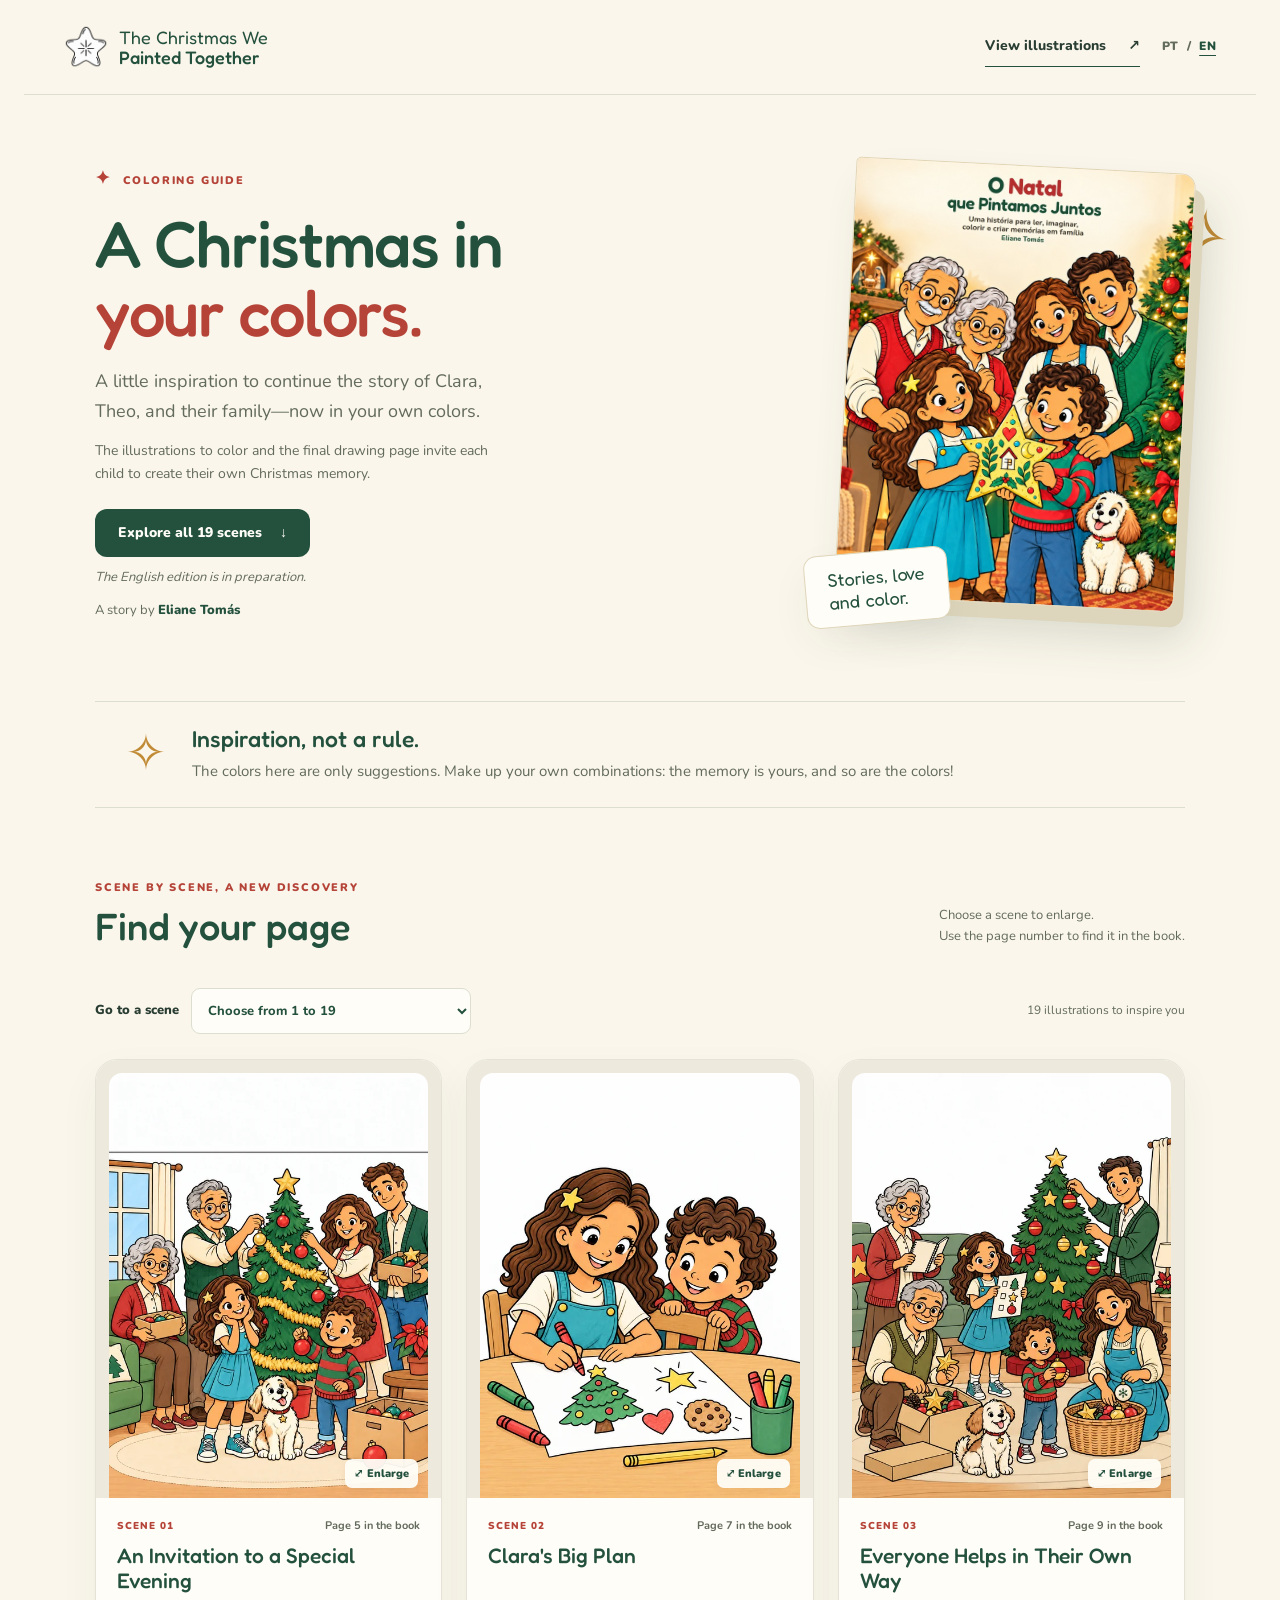
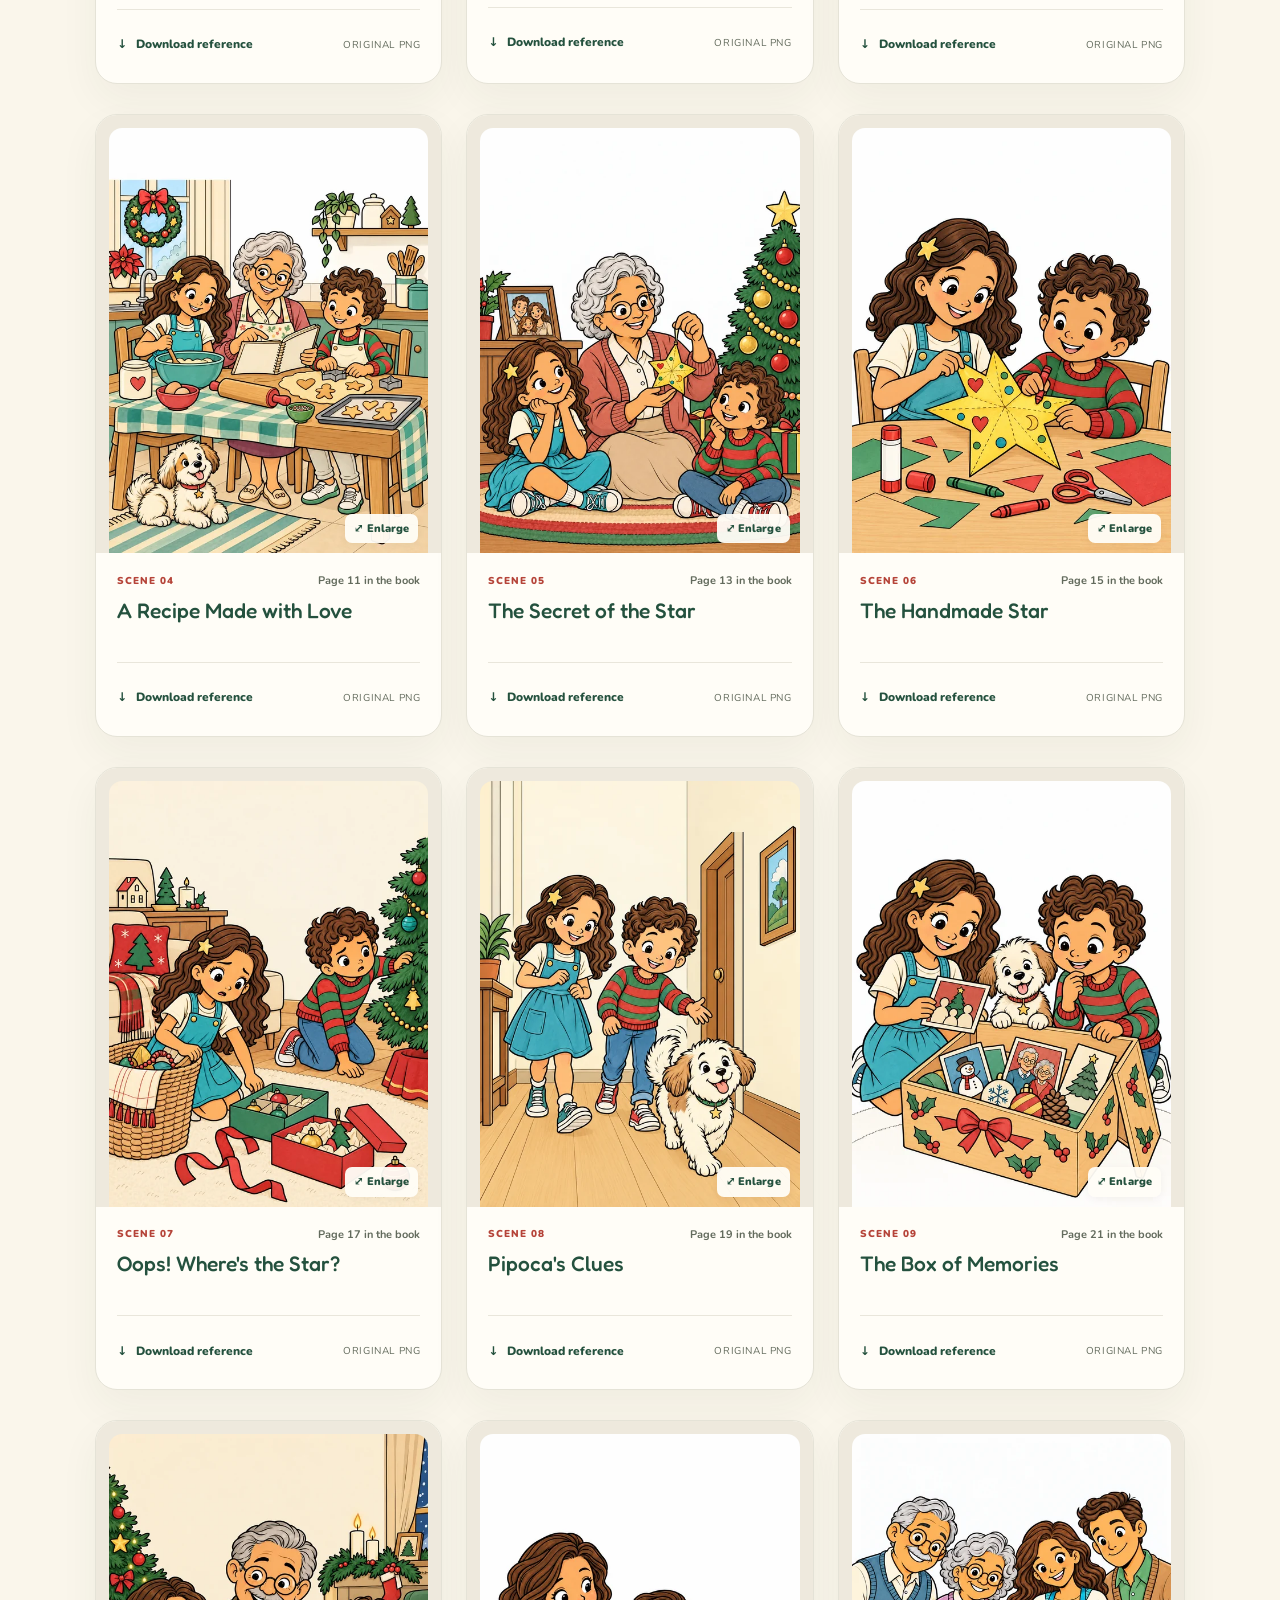
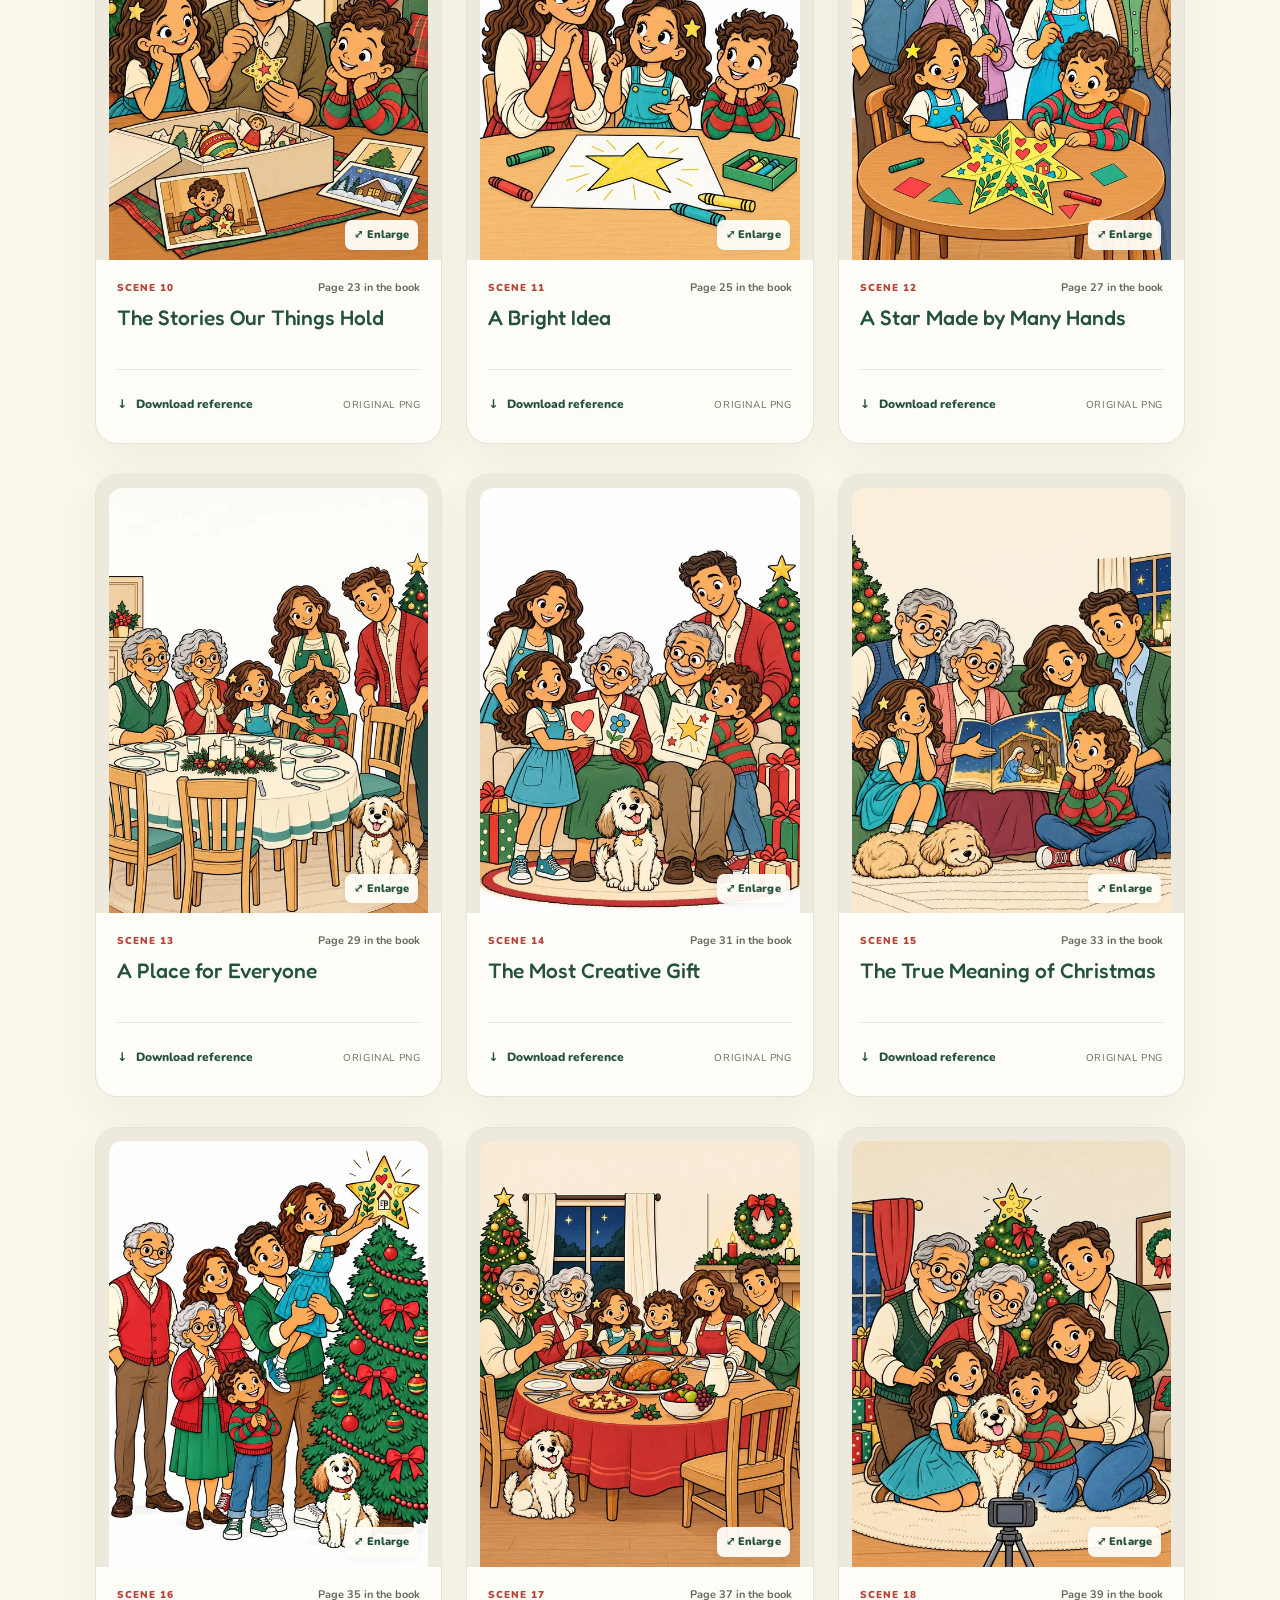
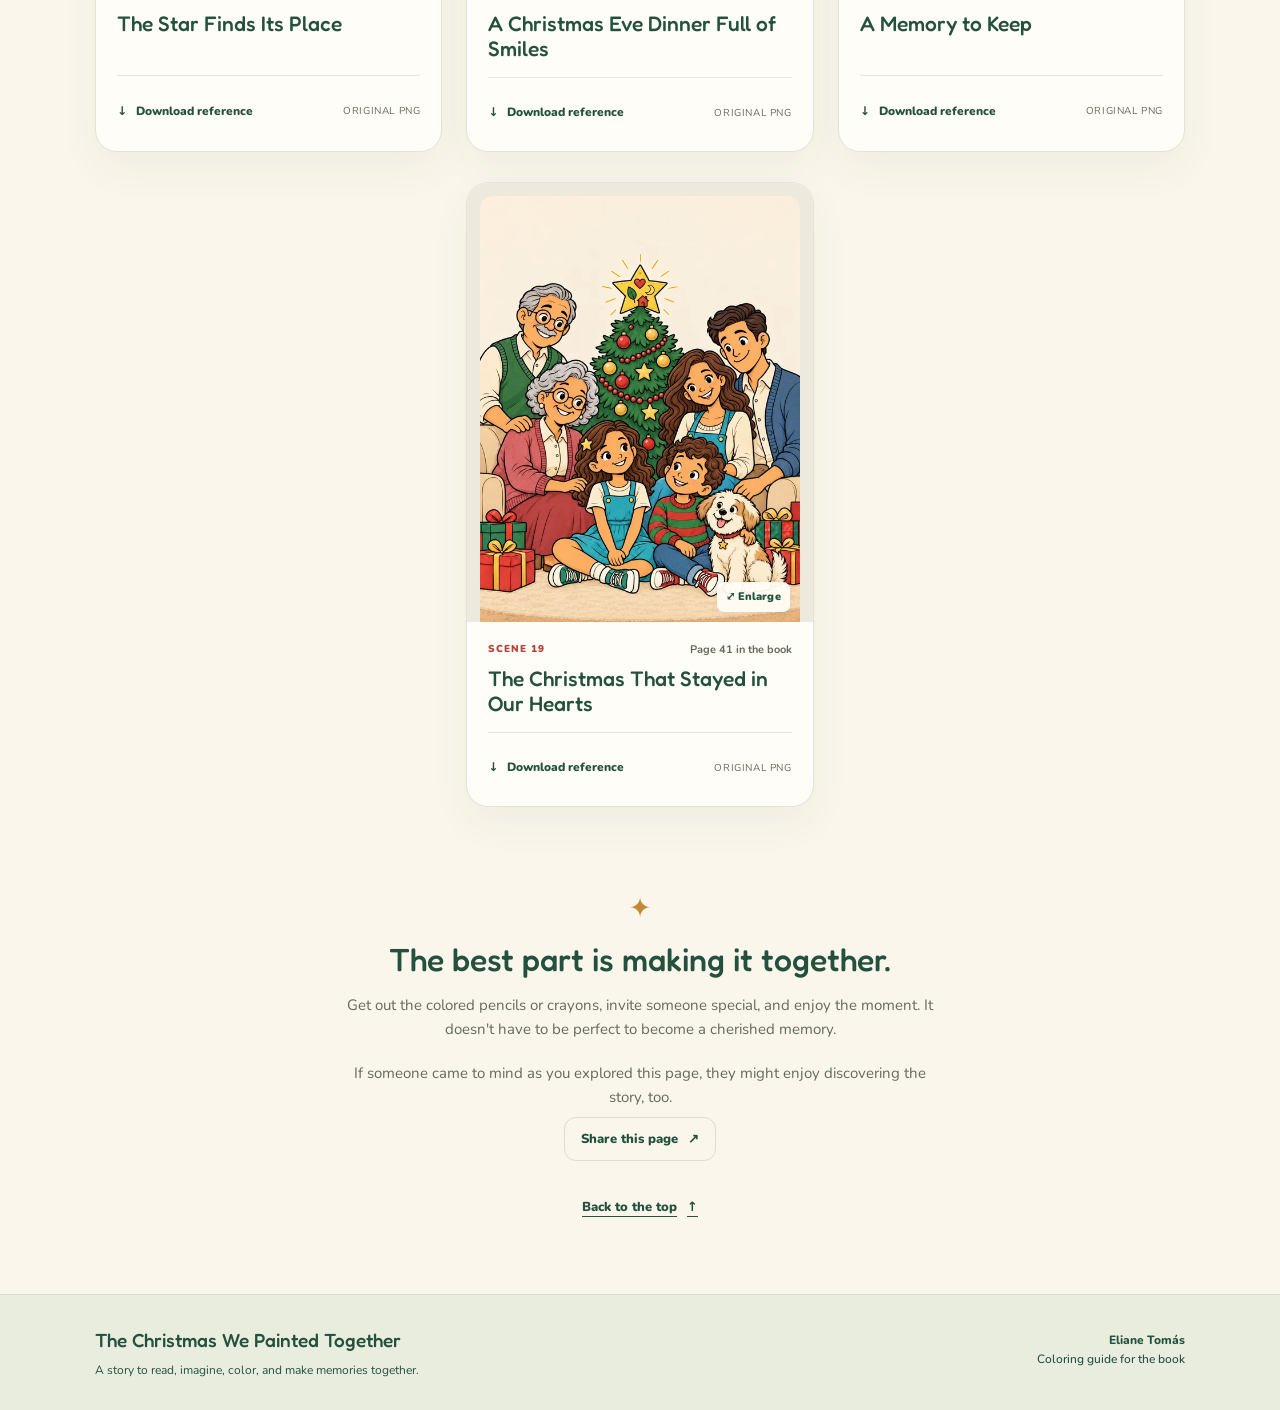
<file: index.html>
<!doctype html>
<html lang="pt-BR">
<head>
  <meta charset="utf-8">
  <meta name="viewport" content="width=device-width, initial-scale=1">
  <meta name="theme-color" content="#24513e">
  <meta name="description" content="Conheça O Natal que Pintamos Juntos, de Eliane Tomás: uma história para ler em família, colorir e criar uma memória de Natal.">
  <meta name="author" content="Eliane Tomás">
  <meta property="og:type" content="website">
  <meta property="og:site_name" content="O Natal que Pintamos Juntos">
  <meta property="og:title" content="O Natal que Pintamos Juntos | Eliane Tomás">
  <meta property="og:description" content="Uma história de Natal para ler em família, com ilustrações para colorir e espaço para a criança desenhar sua própria memória.">
  <meta name="twitter:card" content="summary_large_image">
  <link rel="canonical" href="https://elianecpereirat-stack.github.io/o-natal-que-pintamos-juntos/">
  <link rel="alternate" hreflang="pt-BR" href="https://elianecpereirat-stack.github.io/o-natal-que-pintamos-juntos/">
  <link rel="alternate" hreflang="en-US" href="https://elianecpereirat-stack.github.io/o-natal-que-pintamos-juntos/en/">
  <link rel="alternate" hreflang="x-default" href="https://elianecpereirat-stack.github.io/o-natal-que-pintamos-juntos/">
  <meta property="og:url" content="https://elianecpereirat-stack.github.io/o-natal-que-pintamos-juntos/">
  <meta property="og:image" content="https://elianecpereirat-stack.github.io/o-natal-que-pintamos-juntos/assets/capa.jpg">
  <meta property="og:image:alt" content="Capa de O Natal que Pintamos Juntos, de Eliane Tomás.">
  <meta name="twitter:title" content="O Natal que Pintamos Juntos | Eliane Tomás">
  <meta name="twitter:description" content="Uma história de Natal para ler em família, com ilustrações para colorir e espaço para a criança desenhar sua própria memória.">
  <meta name="twitter:image" content="https://elianecpereirat-stack.github.io/o-natal-que-pintamos-juntos/assets/capa.jpg">
  <title>O Natal que Pintamos Juntos | Eliane Tomás</title>
  <script>
  (() => {
    const key = 'natal-page-language';
    const readSaved = () => { try { return localStorage.getItem(key); } catch (_) { return null; } };
    const save = value => { try { localStorage.setItem(key, value); } catch (_) {} };
    const requested = new URLSearchParams(window.location.search).get('lang');
    if (requested === 'pt' || requested === 'en') save(requested);
    const saved = readSaved();
    const languages = Array.from(navigator.languages || []);
    if (!languages.length && navigator.language) languages.push(navigator.language);
    const firstSupported = languages.find(value => /^(en|pt)(-|$)/i.test(value)) || '';
    const browserLanguage = /^en(-|$)/i.test(firstSupported) ? 'en' : 'pt';
    const selected = requested === 'pt' || requested === 'en' ? requested :
      (saved === 'pt' || saved === 'en' ? saved : browserLanguage);
    if (selected === 'en') window.location.replace(new URL('en/', window.location.href).href);
  })();
</script>
  <link rel="icon" type="image/png" href="favicon.png">
  <link rel="preload" href="assets/fonts/Fredoka-Variable.ttf" as="font" type="font/ttf" crossorigin>
  <link rel="stylesheet" href="site.css?v=20261110">
  <script src="app.js?v=20261110" defer></script>
</head>
<body>
  <a class="skip-link" href="#referencias">Pular para as ilustrações</a>
  <header class="site-header">
    <a class="wordmark" href="#inicio" aria-label="O Natal que Pintamos Juntos — início">
      <img src="favicon.png" alt="" width="44" height="44">
      <span>O Natal que<br><strong>Pintamos Juntos</strong></span>
    </a>
    <div class="header-actions">
      <a class="header-link" href="#referencias">Ver ilustrações <span aria-hidden="true">↗</span></a>
      <nav class="language-switch" aria-label="Selecionar idioma">
        <a class="is-active" href="./?lang=pt" lang="pt-BR" aria-current="page">PT</a><span aria-hidden="true">/</span><a href="en/?lang=en" lang="en-US">EN</a>
      </nav>
    </div>
  </header>

  <main id="inicio">
    <section class="hero" aria-labelledby="hero-title">
      <div class="hero-copy">
        <p class="eyebrow"><span aria-hidden="true">✦</span> GUIA COLORIDO DO LIVRO</p>
        <h1 id="hero-title">Um Natal com<br>as <em>suas cores.</em></h1>
        <p class="hero-intro">Um pouquinho de inspiração para continuar a história de Clara, Theo e sua família — agora do seu jeito.</p>
        <p class="book-context">As ilustrações para colorir e a página final de desenho convidam cada criança a criar sua própria memória de Natal.</p>
        <a class="button primary" href="#referencias">Explorar as 19 cenas <span aria-hidden="true">↓</span></a>
        <a class="book-link" href="https://www.amazon.com.br/dp/650250213X" target="_blank" rel="noopener noreferrer">Conheça o livro na Amazon <span aria-hidden="true">↗</span></a>
        <p class="hero-credit">Uma história de <strong>Eliane Tomás</strong></p>
      </div>
      <div class="hero-picture">
        <div class="cover-wrap"><img class="book-cover" src="assets/capa.jpg" alt="Capa de O Natal que Pintamos Juntos: Clara e Theo com a estrela feita em família, os pais, os avós e Pipoca." width="800" height="1035" fetchpriority="high"></div>
        <span class="picture-note">Histórias, afeto<br>e muitas cores.</span>
      </div>
    </section>

    <aside class="freedom-note" aria-label="Um convite à criatividade">
      <span class="note-star" aria-hidden="true">✧</span>
      <div><h2>Uma inspiração, não uma regra.</h2><p>As cores daqui são apenas sugestões. Você pode inventar outras combinações: a lembrança é sua, e as cores também!</p></div>
    </aside>

    <section class="gallery-section" id="referencias" aria-labelledby="gallery-title">
      <div class="section-heading">
        <div><p class="eyebrow">CENA POR CENA, UMA DESCOBERTA</p><h2 id="gallery-title">Encontre a sua página</h2></div>
        <p>Escolha uma cena para ampliar.<br>O número da página ajuda a encontrá-la no livro.</p>
      </div>
      <nav class="scene-navigation" aria-label="Ir direto a uma cena">
        <label for="scene-select">Ir para a cena</label>
        <select id="scene-select"><option value="">Escolha de 1 a 19</option><option value="cena-01">01 — O convite para uma noite especial</option>
<option value="cena-02">02 — O grande plano de Clara</option>
<option value="cena-03">03 — Cada um ajuda de um jeito</option>
<option value="cena-04">04 — Uma receita cheia de carinho</option>
<option value="cena-05">05 — O segredo da estrela</option>
<option value="cena-06">06 — A estrela feita à mão</option>
<option value="cena-07">07 — Ops! Cadê a estrela?</option>
<option value="cena-08">08 — As pistas de Pipoca</option>
<option value="cena-09">09 — A caixa das lembranças</option>
<option value="cena-10">10 — Histórias que moram nas coisas</option>
<option value="cena-11">11 — Uma ideia brilhante</option>
<option value="cena-12">12 — Uma estrela de muitas mãos</option>
<option value="cena-13">13 — Um lugar para todos</option>
<option value="cena-14">14 — O presente mais criativo</option>
<option value="cena-15">15 — O verdadeiro sentido do Natal</option>
<option value="cena-16">16 — A estrela encontra seu lugar</option>
<option value="cena-17">17 — A ceia de muitos sorrisos</option>
<option value="cena-18">18 — Uma lembrança para guardar</option>
<option value="cena-19">19 — O Natal que ficou no coração</option></select>
        <span class="reference-count">19 ilustrações para se inspirar</span>
      </nav>
      <div class="gallery"><article class="scene-card" id="cena-01" data-page="5" data-width="1200" data-height="1600" aria-labelledby="titulo-cena-01">
  <a class="scene-image-link" href="assets/scenes/cena-01.webp" aria-label="Ampliar ilustração da cena 1: O convite para uma noite especial">
    <img src="assets/thumbs/cena-01.webp" alt="Cena 1: O convite para uma noite especial — referência colorida" width="1200" height="1600" loading="lazy" decoding="async">
    <span class="enlarge-label" aria-hidden="true">⤢ Ampliar</span>
  </a>
  <div class="scene-body">
    <div class="scene-meta"><span>Cena 01</span><span class="page-reference">Página 5 do livro</span></div>
    <h3 id="titulo-cena-01">O convite para uma noite especial</h3>
    <div class="card-footer"><a class="download-link" href="assets/downloads/cena-01.png" download="O-Natal-que-Pintamos-Juntos-cena-01.png" aria-label="Baixar referência colorida da cena 1: O convite para uma noite especial"><span aria-hidden="true">↓</span> Baixar referência</a><span class="file-type">PNG ORIGINAL</span></div>
  </div>
</article>
<article class="scene-card" id="cena-02" data-page="7" data-width="1200" data-height="1600" aria-labelledby="titulo-cena-02">
  <a class="scene-image-link" href="assets/scenes/cena-02.webp" aria-label="Ampliar ilustração da cena 2: O grande plano de Clara">
    <img src="assets/thumbs/cena-02.webp" alt="Cena 2: O grande plano de Clara — referência colorida" width="1200" height="1600" loading="lazy" decoding="async">
    <span class="enlarge-label" aria-hidden="true">⤢ Ampliar</span>
  </a>
  <div class="scene-body">
    <div class="scene-meta"><span>Cena 02</span><span class="page-reference">Página 7 do livro</span></div>
    <h3 id="titulo-cena-02">O grande plano de Clara</h3>
    <div class="card-footer"><a class="download-link" href="assets/downloads/cena-02.png" download="O-Natal-que-Pintamos-Juntos-cena-02.png" aria-label="Baixar referência colorida da cena 2: O grande plano de Clara"><span aria-hidden="true">↓</span> Baixar referência</a><span class="file-type">PNG ORIGINAL</span></div>
  </div>
</article>
<article class="scene-card" id="cena-03" data-page="9" data-width="1200" data-height="1600" aria-labelledby="titulo-cena-03">
  <a class="scene-image-link" href="assets/scenes/cena-03.webp" aria-label="Ampliar ilustração da cena 3: Cada um ajuda de um jeito">
    <img src="assets/thumbs/cena-03.webp" alt="Cena 3: Cada um ajuda de um jeito — referência colorida" width="1200" height="1600" loading="lazy" decoding="async">
    <span class="enlarge-label" aria-hidden="true">⤢ Ampliar</span>
  </a>
  <div class="scene-body">
    <div class="scene-meta"><span>Cena 03</span><span class="page-reference">Página 9 do livro</span></div>
    <h3 id="titulo-cena-03">Cada um ajuda de um jeito</h3>
    <div class="card-footer"><a class="download-link" href="assets/downloads/cena-03.png" download="O-Natal-que-Pintamos-Juntos-cena-03.png" aria-label="Baixar referência colorida da cena 3: Cada um ajuda de um jeito"><span aria-hidden="true">↓</span> Baixar referência</a><span class="file-type">PNG ORIGINAL</span></div>
  </div>
</article>
<article class="scene-card" id="cena-04" data-page="11" data-width="1200" data-height="1600" aria-labelledby="titulo-cena-04">
  <a class="scene-image-link" href="assets/scenes/cena-04.webp" aria-label="Ampliar ilustração da cena 4: Uma receita cheia de carinho">
    <img src="assets/thumbs/cena-04.webp" alt="Cena 4: Uma receita cheia de carinho — referência colorida" width="1200" height="1600" loading="lazy" decoding="async">
    <span class="enlarge-label" aria-hidden="true">⤢ Ampliar</span>
  </a>
  <div class="scene-body">
    <div class="scene-meta"><span>Cena 04</span><span class="page-reference">Página 11 do livro</span></div>
    <h3 id="titulo-cena-04">Uma receita cheia de carinho</h3>
    <div class="card-footer"><a class="download-link" href="assets/downloads/cena-04.png" download="O-Natal-que-Pintamos-Juntos-cena-04.png" aria-label="Baixar referência colorida da cena 4: Uma receita cheia de carinho"><span aria-hidden="true">↓</span> Baixar referência</a><span class="file-type">PNG ORIGINAL</span></div>
  </div>
</article>
<article class="scene-card" id="cena-05" data-page="13" data-width="1200" data-height="1600" aria-labelledby="titulo-cena-05">
  <a class="scene-image-link" href="assets/scenes/cena-05.webp" aria-label="Ampliar ilustração da cena 5: O segredo da estrela">
    <img src="assets/thumbs/cena-05.webp" alt="Cena 5: O segredo da estrela — referência colorida" width="1200" height="1600" loading="lazy" decoding="async">
    <span class="enlarge-label" aria-hidden="true">⤢ Ampliar</span>
  </a>
  <div class="scene-body">
    <div class="scene-meta"><span>Cena 05</span><span class="page-reference">Página 13 do livro</span></div>
    <h3 id="titulo-cena-05">O segredo da estrela</h3>
    <div class="card-footer"><a class="download-link" href="assets/downloads/cena-05.png" download="O-Natal-que-Pintamos-Juntos-cena-05.png" aria-label="Baixar referência colorida da cena 5: O segredo da estrela"><span aria-hidden="true">↓</span> Baixar referência</a><span class="file-type">PNG ORIGINAL</span></div>
  </div>
</article>
<article class="scene-card" id="cena-06" data-page="15" data-width="1200" data-height="1600" aria-labelledby="titulo-cena-06">
  <a class="scene-image-link" href="assets/scenes/cena-06.webp" aria-label="Ampliar ilustração da cena 6: A estrela feita à mão">
    <img src="assets/thumbs/cena-06.webp" alt="Cena 6: A estrela feita à mão — referência colorida" width="1200" height="1600" loading="lazy" decoding="async">
    <span class="enlarge-label" aria-hidden="true">⤢ Ampliar</span>
  </a>
  <div class="scene-body">
    <div class="scene-meta"><span>Cena 06</span><span class="page-reference">Página 15 do livro</span></div>
    <h3 id="titulo-cena-06">A estrela feita à mão</h3>
    <div class="card-footer"><a class="download-link" href="assets/downloads/cena-06.png" download="O-Natal-que-Pintamos-Juntos-cena-06.png" aria-label="Baixar referência colorida da cena 6: A estrela feita à mão"><span aria-hidden="true">↓</span> Baixar referência</a><span class="file-type">PNG ORIGINAL</span></div>
  </div>
</article>
<article class="scene-card" id="cena-07" data-page="17" data-width="1200" data-height="1600" aria-labelledby="titulo-cena-07">
  <a class="scene-image-link" href="assets/scenes/cena-07.webp" aria-label="Ampliar ilustração da cena 7: Ops! Cadê a estrela?">
    <img src="assets/thumbs/cena-07.webp" alt="Cena 7: Ops! Cadê a estrela? — referência colorida" width="1200" height="1600" loading="lazy" decoding="async">
    <span class="enlarge-label" aria-hidden="true">⤢ Ampliar</span>
  </a>
  <div class="scene-body">
    <div class="scene-meta"><span>Cena 07</span><span class="page-reference">Página 17 do livro</span></div>
    <h3 id="titulo-cena-07">Ops! Cadê a estrela?</h3>
    <div class="card-footer"><a class="download-link" href="assets/downloads/cena-07.png" download="O-Natal-que-Pintamos-Juntos-cena-07.png" aria-label="Baixar referência colorida da cena 7: Ops! Cadê a estrela?"><span aria-hidden="true">↓</span> Baixar referência</a><span class="file-type">PNG ORIGINAL</span></div>
  </div>
</article>
<article class="scene-card" id="cena-08" data-page="19" data-width="1200" data-height="1600" aria-labelledby="titulo-cena-08">
  <a class="scene-image-link" href="assets/scenes/cena-08.webp" aria-label="Ampliar ilustração da cena 8: As pistas de Pipoca">
    <img src="assets/thumbs/cena-08.webp" alt="Cena 8: As pistas de Pipoca — referência colorida" width="1200" height="1600" loading="lazy" decoding="async">
    <span class="enlarge-label" aria-hidden="true">⤢ Ampliar</span>
  </a>
  <div class="scene-body">
    <div class="scene-meta"><span>Cena 08</span><span class="page-reference">Página 19 do livro</span></div>
    <h3 id="titulo-cena-08">As pistas de Pipoca</h3>
    <div class="card-footer"><a class="download-link" href="assets/downloads/cena-08.png" download="O-Natal-que-Pintamos-Juntos-cena-08.png" aria-label="Baixar referência colorida da cena 8: As pistas de Pipoca"><span aria-hidden="true">↓</span> Baixar referência</a><span class="file-type">PNG ORIGINAL</span></div>
  </div>
</article>
<article class="scene-card" id="cena-09" data-page="21" data-width="1200" data-height="1600" aria-labelledby="titulo-cena-09">
  <a class="scene-image-link" href="assets/scenes/cena-09.webp" aria-label="Ampliar ilustração da cena 9: A caixa das lembranças">
    <img src="assets/thumbs/cena-09.webp" alt="Cena 9: A caixa das lembranças — referência colorida" width="1200" height="1600" loading="lazy" decoding="async">
    <span class="enlarge-label" aria-hidden="true">⤢ Ampliar</span>
  </a>
  <div class="scene-body">
    <div class="scene-meta"><span>Cena 09</span><span class="page-reference">Página 21 do livro</span></div>
    <h3 id="titulo-cena-09">A caixa das lembranças</h3>
    <div class="card-footer"><a class="download-link" href="assets/downloads/cena-09.png" download="O-Natal-que-Pintamos-Juntos-cena-09.png" aria-label="Baixar referência colorida da cena 9: A caixa das lembranças"><span aria-hidden="true">↓</span> Baixar referência</a><span class="file-type">PNG ORIGINAL</span></div>
  </div>
</article>
<article class="scene-card" id="cena-10" data-page="23" data-width="1200" data-height="1600" aria-labelledby="titulo-cena-10">
  <a class="scene-image-link" href="assets/scenes/cena-10.webp" aria-label="Ampliar ilustração da cena 10: Histórias que moram nas coisas">
    <img src="assets/thumbs/cena-10.webp" alt="Cena 10: Histórias que moram nas coisas — referência colorida" width="1200" height="1600" loading="lazy" decoding="async">
    <span class="enlarge-label" aria-hidden="true">⤢ Ampliar</span>
  </a>
  <div class="scene-body">
    <div class="scene-meta"><span>Cena 10</span><span class="page-reference">Página 23 do livro</span></div>
    <h3 id="titulo-cena-10">Histórias que moram nas coisas</h3>
    <div class="card-footer"><a class="download-link" href="assets/downloads/cena-10.png" download="O-Natal-que-Pintamos-Juntos-cena-10.png" aria-label="Baixar referência colorida da cena 10: Histórias que moram nas coisas"><span aria-hidden="true">↓</span> Baixar referência</a><span class="file-type">PNG ORIGINAL</span></div>
  </div>
</article>
<article class="scene-card" id="cena-11" data-page="25" data-width="1200" data-height="1600" aria-labelledby="titulo-cena-11">
  <a class="scene-image-link" href="assets/scenes/cena-11.webp" aria-label="Ampliar ilustração da cena 11: Uma ideia brilhante">
    <img src="assets/thumbs/cena-11.webp" alt="Cena 11: Uma ideia brilhante — referência colorida" width="1200" height="1600" loading="lazy" decoding="async">
    <span class="enlarge-label" aria-hidden="true">⤢ Ampliar</span>
  </a>
  <div class="scene-body">
    <div class="scene-meta"><span>Cena 11</span><span class="page-reference">Página 25 do livro</span></div>
    <h3 id="titulo-cena-11">Uma ideia brilhante</h3>
    <div class="card-footer"><a class="download-link" href="assets/downloads/cena-11.png" download="O-Natal-que-Pintamos-Juntos-cena-11.png" aria-label="Baixar referência colorida da cena 11: Uma ideia brilhante"><span aria-hidden="true">↓</span> Baixar referência</a><span class="file-type">PNG ORIGINAL</span></div>
  </div>
</article>
<article class="scene-card" id="cena-12" data-page="27" data-width="1200" data-height="1600" aria-labelledby="titulo-cena-12">
  <a class="scene-image-link" href="assets/scenes/cena-12.webp" aria-label="Ampliar ilustração da cena 12: Uma estrela de muitas mãos">
    <img src="assets/thumbs/cena-12.webp" alt="Cena 12: Uma estrela de muitas mãos — referência colorida" width="1200" height="1600" loading="lazy" decoding="async">
    <span class="enlarge-label" aria-hidden="true">⤢ Ampliar</span>
  </a>
  <div class="scene-body">
    <div class="scene-meta"><span>Cena 12</span><span class="page-reference">Página 27 do livro</span></div>
    <h3 id="titulo-cena-12">Uma estrela de muitas mãos</h3>
    <div class="card-footer"><a class="download-link" href="assets/downloads/cena-12.png" download="O-Natal-que-Pintamos-Juntos-cena-12.png" aria-label="Baixar referência colorida da cena 12: Uma estrela de muitas mãos"><span aria-hidden="true">↓</span> Baixar referência</a><span class="file-type">PNG ORIGINAL</span></div>
  </div>
</article>
<article class="scene-card" id="cena-13" data-page="29" data-width="1200" data-height="1600" aria-labelledby="titulo-cena-13">
  <a class="scene-image-link" href="assets/scenes/cena-13.webp" aria-label="Ampliar ilustração da cena 13: Um lugar para todos">
    <img src="assets/thumbs/cena-13.webp" alt="Cena 13: Um lugar para todos — referência colorida" width="1200" height="1600" loading="lazy" decoding="async">
    <span class="enlarge-label" aria-hidden="true">⤢ Ampliar</span>
  </a>
  <div class="scene-body">
    <div class="scene-meta"><span>Cena 13</span><span class="page-reference">Página 29 do livro</span></div>
    <h3 id="titulo-cena-13">Um lugar para todos</h3>
    <div class="card-footer"><a class="download-link" href="assets/downloads/cena-13.png" download="O-Natal-que-Pintamos-Juntos-cena-13.png" aria-label="Baixar referência colorida da cena 13: Um lugar para todos"><span aria-hidden="true">↓</span> Baixar referência</a><span class="file-type">PNG ORIGINAL</span></div>
  </div>
</article>
<article class="scene-card" id="cena-14" data-page="31" data-width="1200" data-height="1600" aria-labelledby="titulo-cena-14">
  <a class="scene-image-link" href="assets/scenes/cena-14.webp" aria-label="Ampliar ilustração da cena 14: O presente mais criativo">
    <img src="assets/thumbs/cena-14.webp" alt="Cena 14: O presente mais criativo — referência colorida" width="1200" height="1600" loading="lazy" decoding="async">
    <span class="enlarge-label" aria-hidden="true">⤢ Ampliar</span>
  </a>
  <div class="scene-body">
    <div class="scene-meta"><span>Cena 14</span><span class="page-reference">Página 31 do livro</span></div>
    <h3 id="titulo-cena-14">O presente mais criativo</h3>
    <div class="card-footer"><a class="download-link" href="assets/downloads/cena-14.png" download="O-Natal-que-Pintamos-Juntos-cena-14.png" aria-label="Baixar referência colorida da cena 14: O presente mais criativo"><span aria-hidden="true">↓</span> Baixar referência</a><span class="file-type">PNG ORIGINAL</span></div>
  </div>
</article>
<article class="scene-card" id="cena-15" data-page="33" data-width="1200" data-height="1600" aria-labelledby="titulo-cena-15">
  <a class="scene-image-link" href="assets/scenes/cena-15.webp" aria-label="Ampliar ilustração da cena 15: O verdadeiro sentido do Natal">
    <img src="assets/thumbs/cena-15.webp" alt="Cena 15: O verdadeiro sentido do Natal — referência colorida" width="1200" height="1600" loading="lazy" decoding="async">
    <span class="enlarge-label" aria-hidden="true">⤢ Ampliar</span>
  </a>
  <div class="scene-body">
    <div class="scene-meta"><span>Cena 15</span><span class="page-reference">Página 33 do livro</span></div>
    <h3 id="titulo-cena-15">O verdadeiro sentido do Natal</h3>
    <div class="card-footer"><a class="download-link" href="assets/downloads/cena-15.png" download="O-Natal-que-Pintamos-Juntos-cena-15.png" aria-label="Baixar referência colorida da cena 15: O verdadeiro sentido do Natal"><span aria-hidden="true">↓</span> Baixar referência</a><span class="file-type">PNG ORIGINAL</span></div>
  </div>
</article>
<article class="scene-card" id="cena-16" data-page="35" data-width="1200" data-height="1600" aria-labelledby="titulo-cena-16">
  <a class="scene-image-link" href="assets/scenes/cena-16.webp" aria-label="Ampliar ilustração da cena 16: A estrela encontra seu lugar">
    <img src="assets/thumbs/cena-16.webp" alt="Cena 16: A estrela encontra seu lugar — referência colorida" width="1200" height="1600" loading="lazy" decoding="async">
    <span class="enlarge-label" aria-hidden="true">⤢ Ampliar</span>
  </a>
  <div class="scene-body">
    <div class="scene-meta"><span>Cena 16</span><span class="page-reference">Página 35 do livro</span></div>
    <h3 id="titulo-cena-16">A estrela encontra seu lugar</h3>
    <div class="card-footer"><a class="download-link" href="assets/downloads/cena-16.png" download="O-Natal-que-Pintamos-Juntos-cena-16.png" aria-label="Baixar referência colorida da cena 16: A estrela encontra seu lugar"><span aria-hidden="true">↓</span> Baixar referência</a><span class="file-type">PNG ORIGINAL</span></div>
  </div>
</article>
<article class="scene-card" id="cena-17" data-page="37" data-width="1200" data-height="1600" aria-labelledby="titulo-cena-17">
  <a class="scene-image-link" href="assets/scenes/cena-17.webp" aria-label="Ampliar ilustração da cena 17: A ceia de muitos sorrisos">
    <img src="assets/thumbs/cena-17.webp" alt="Cena 17: A ceia de muitos sorrisos — referência colorida" width="1200" height="1600" loading="lazy" decoding="async">
    <span class="enlarge-label" aria-hidden="true">⤢ Ampliar</span>
  </a>
  <div class="scene-body">
    <div class="scene-meta"><span>Cena 17</span><span class="page-reference">Página 37 do livro</span></div>
    <h3 id="titulo-cena-17">A ceia de muitos sorrisos</h3>
    <div class="card-footer"><a class="download-link" href="assets/downloads/cena-17.png" download="O-Natal-que-Pintamos-Juntos-cena-17.png" aria-label="Baixar referência colorida da cena 17: A ceia de muitos sorrisos"><span aria-hidden="true">↓</span> Baixar referência</a><span class="file-type">PNG ORIGINAL</span></div>
  </div>
</article>
<article class="scene-card" id="cena-18" data-page="39" data-width="1200" data-height="1600" aria-labelledby="titulo-cena-18">
  <a class="scene-image-link" href="assets/scenes/cena-18.webp" aria-label="Ampliar ilustração da cena 18: Uma lembrança para guardar">
    <img src="assets/thumbs/cena-18.webp" alt="Cena 18: Uma lembrança para guardar — referência colorida" width="1200" height="1600" loading="lazy" decoding="async">
    <span class="enlarge-label" aria-hidden="true">⤢ Ampliar</span>
  </a>
  <div class="scene-body">
    <div class="scene-meta"><span>Cena 18</span><span class="page-reference">Página 39 do livro</span></div>
    <h3 id="titulo-cena-18">Uma lembrança para guardar</h3>
    <div class="card-footer"><a class="download-link" href="assets/downloads/cena-18.png" download="O-Natal-que-Pintamos-Juntos-cena-18.png" aria-label="Baixar referência colorida da cena 18: Uma lembrança para guardar"><span aria-hidden="true">↓</span> Baixar referência</a><span class="file-type">PNG ORIGINAL</span></div>
  </div>
</article>
<article class="scene-card" id="cena-19" data-page="41" data-width="1200" data-height="1600" aria-labelledby="titulo-cena-19">
  <a class="scene-image-link" href="assets/scenes/cena-19.webp" aria-label="Ampliar ilustração da cena 19: O Natal que ficou no coração">
    <img src="assets/thumbs/cena-19.webp" alt="Cena 19: O Natal que ficou no coração — referência colorida" width="1200" height="1600" loading="lazy" decoding="async">
    <span class="enlarge-label" aria-hidden="true">⤢ Ampliar</span>
  </a>
  <div class="scene-body">
    <div class="scene-meta"><span>Cena 19</span><span class="page-reference">Página 41 do livro</span></div>
    <h3 id="titulo-cena-19">O Natal que ficou no coração</h3>
    <div class="card-footer"><a class="download-link" href="assets/downloads/cena-19.png" download="O-Natal-que-Pintamos-Juntos-cena-19.png" aria-label="Baixar referência colorida da cena 19: O Natal que ficou no coração"><span aria-hidden="true">↓</span> Baixar referência</a><span class="file-type">PNG ORIGINAL</span></div>
  </div>
</article></div>
      <noscript><p class="noscript-note">Você também pode abrir cada referência pelo botão “Ampliar ilustração”. O download funciona sem JavaScript.</p></noscript>
    </section>

    <section class="closing-note" aria-labelledby="closing-title">
      <span aria-hidden="true">✦</span>
      <h2 id="closing-title">O mais bonito é criar juntos.</h2>
      <p>Separe os lápis de cor ou o giz de cera, chame alguém especial e aproveite esse momento. Não precisa ficar perfeito para virar uma boa lembrança.</p>
      <p class="share-invitation">Se alguém veio à sua lembrança enquanto passeava por aqui, talvez goste de conhecer a história também.</p>
      <div class="closing-actions">
        <a class="book-link" href="https://www.amazon.com.br/dp/650250213X" target="_blank" rel="noopener noreferrer">Conheça o livro na Amazon <span aria-hidden="true">↗</span></a>
        <button class="button secondary share-button" id="share-page" type="button" aria-describedby="share-status">Compartilhar esta página <span aria-hidden="true">↗</span></button>
      </div>
      <p class="share-status" id="share-status" role="status" aria-live="polite"></p>
      <a href="#inicio" class="text-link">Voltar ao início <span aria-hidden="true">↑</span></a>
    </section>
  </main>

  <footer class="site-footer">
    <div><strong>O Natal que Pintamos Juntos</strong><p>Uma história para ler, imaginar, colorir e criar memórias em família.</p></div>
    <p class="author-credit">Eliane Tomás<br><span>Guia de referências coloridas do livro</span></p>
  </footer>

  <dialog id="image-viewer" class="viewer" aria-labelledby="viewer-title" aria-describedby="viewer-hint">
    <div class="viewer-shell">
      <header class="viewer-header">
        <div><span id="viewer-counter" class="eyebrow"></span><h2 id="viewer-title"></h2></div>
        <button class="icon-button close-viewer" type="button" aria-label="Fechar ilustração ampliada" autofocus>×</button>
      </header>
      <div class="viewer-stage"><img id="viewer-image" alt="" width="1632" height="2176"></div>
      <div class="viewer-toolbar">
        <button id="previous-scene" class="button secondary" type="button"><span aria-hidden="true">←</span> Anterior</button>
        <span id="viewer-page"></span>
        <button id="next-scene" class="button secondary" type="button">Próxima <span aria-hidden="true">→</span></button>
      </div>
      <div class="viewer-downloads"><a id="viewer-download" class="button primary" download>Baixar referência <span aria-hidden="true">↓</span></a><a id="viewer-original" class="text-link" target="_blank" rel="noopener">Abrir imagem original <span aria-hidden="true">↗</span></a></div>
      <p id="viewer-hint">Use as setas do teclado para trocar de cena e Esc para fechar. No celular, abra a imagem original para ampliar com os dedos.</p>
    </div>
  </dialog>
</body>
</html>
</file>
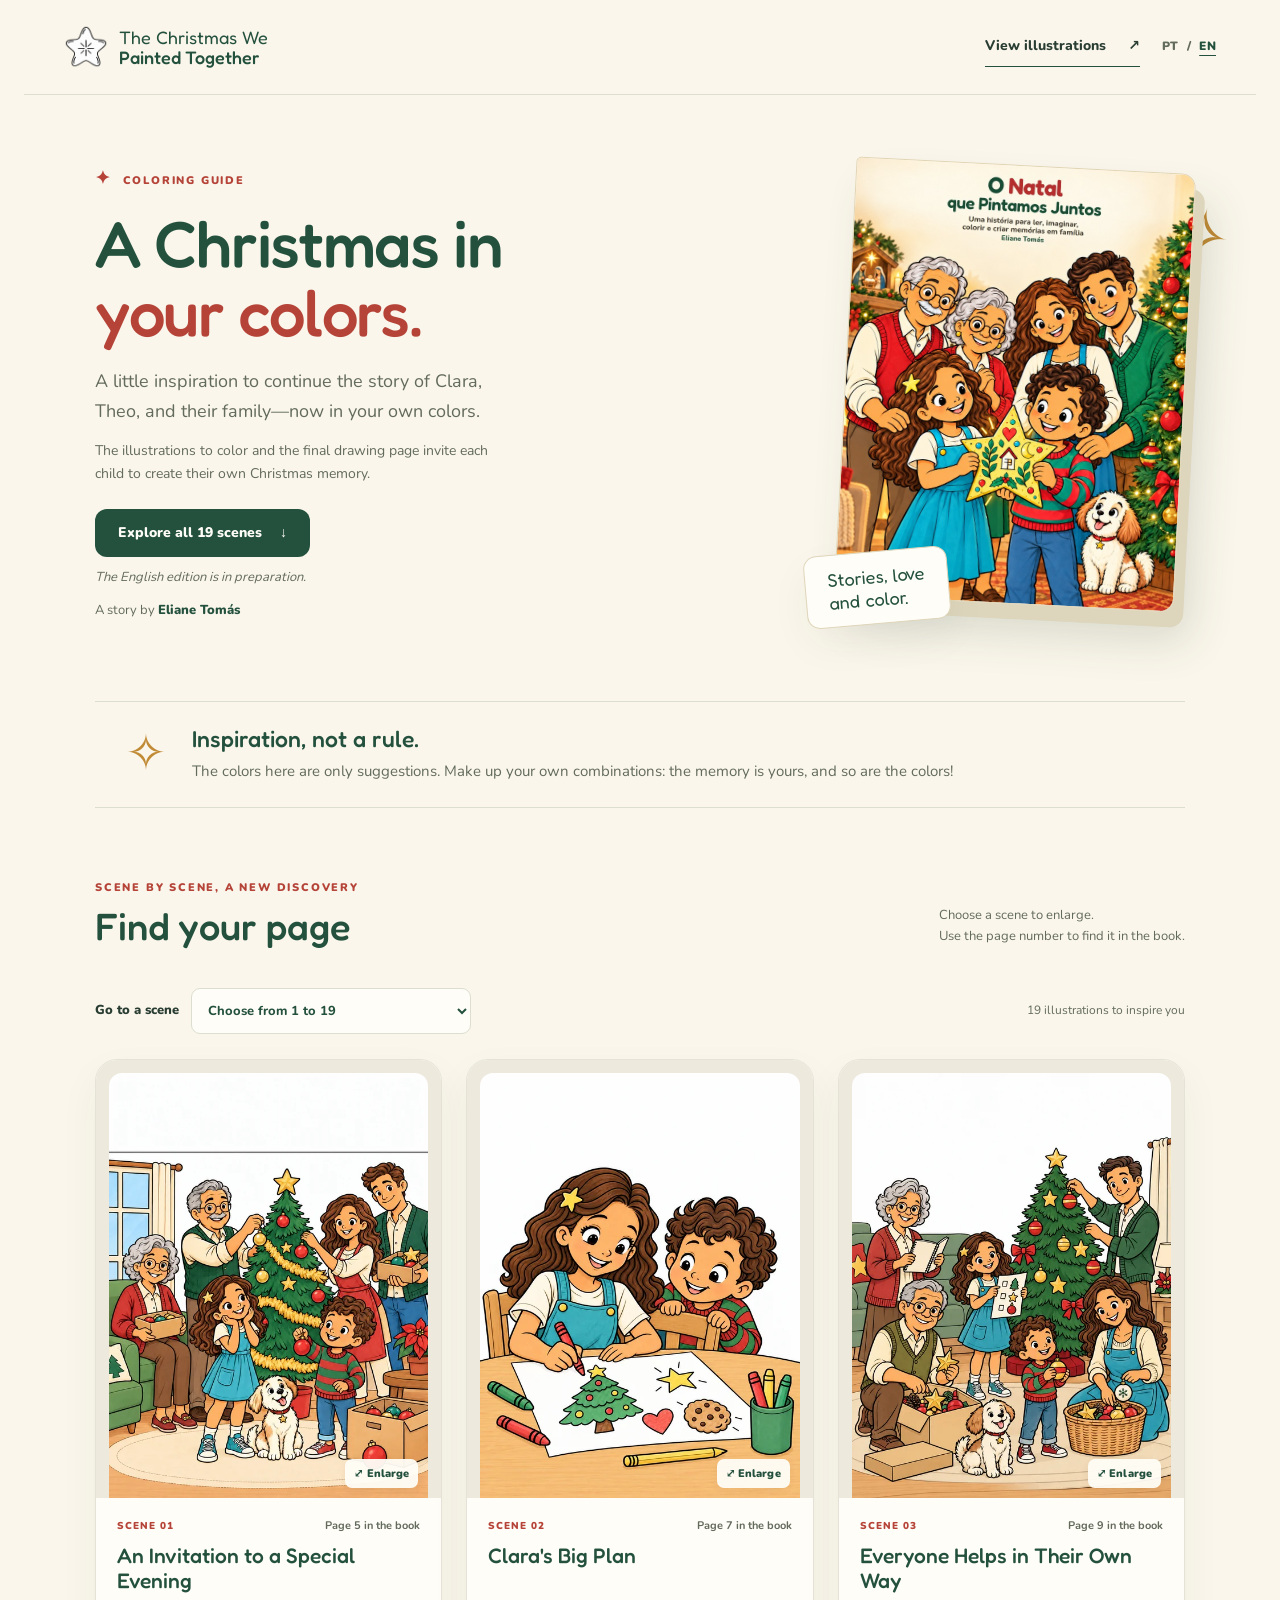
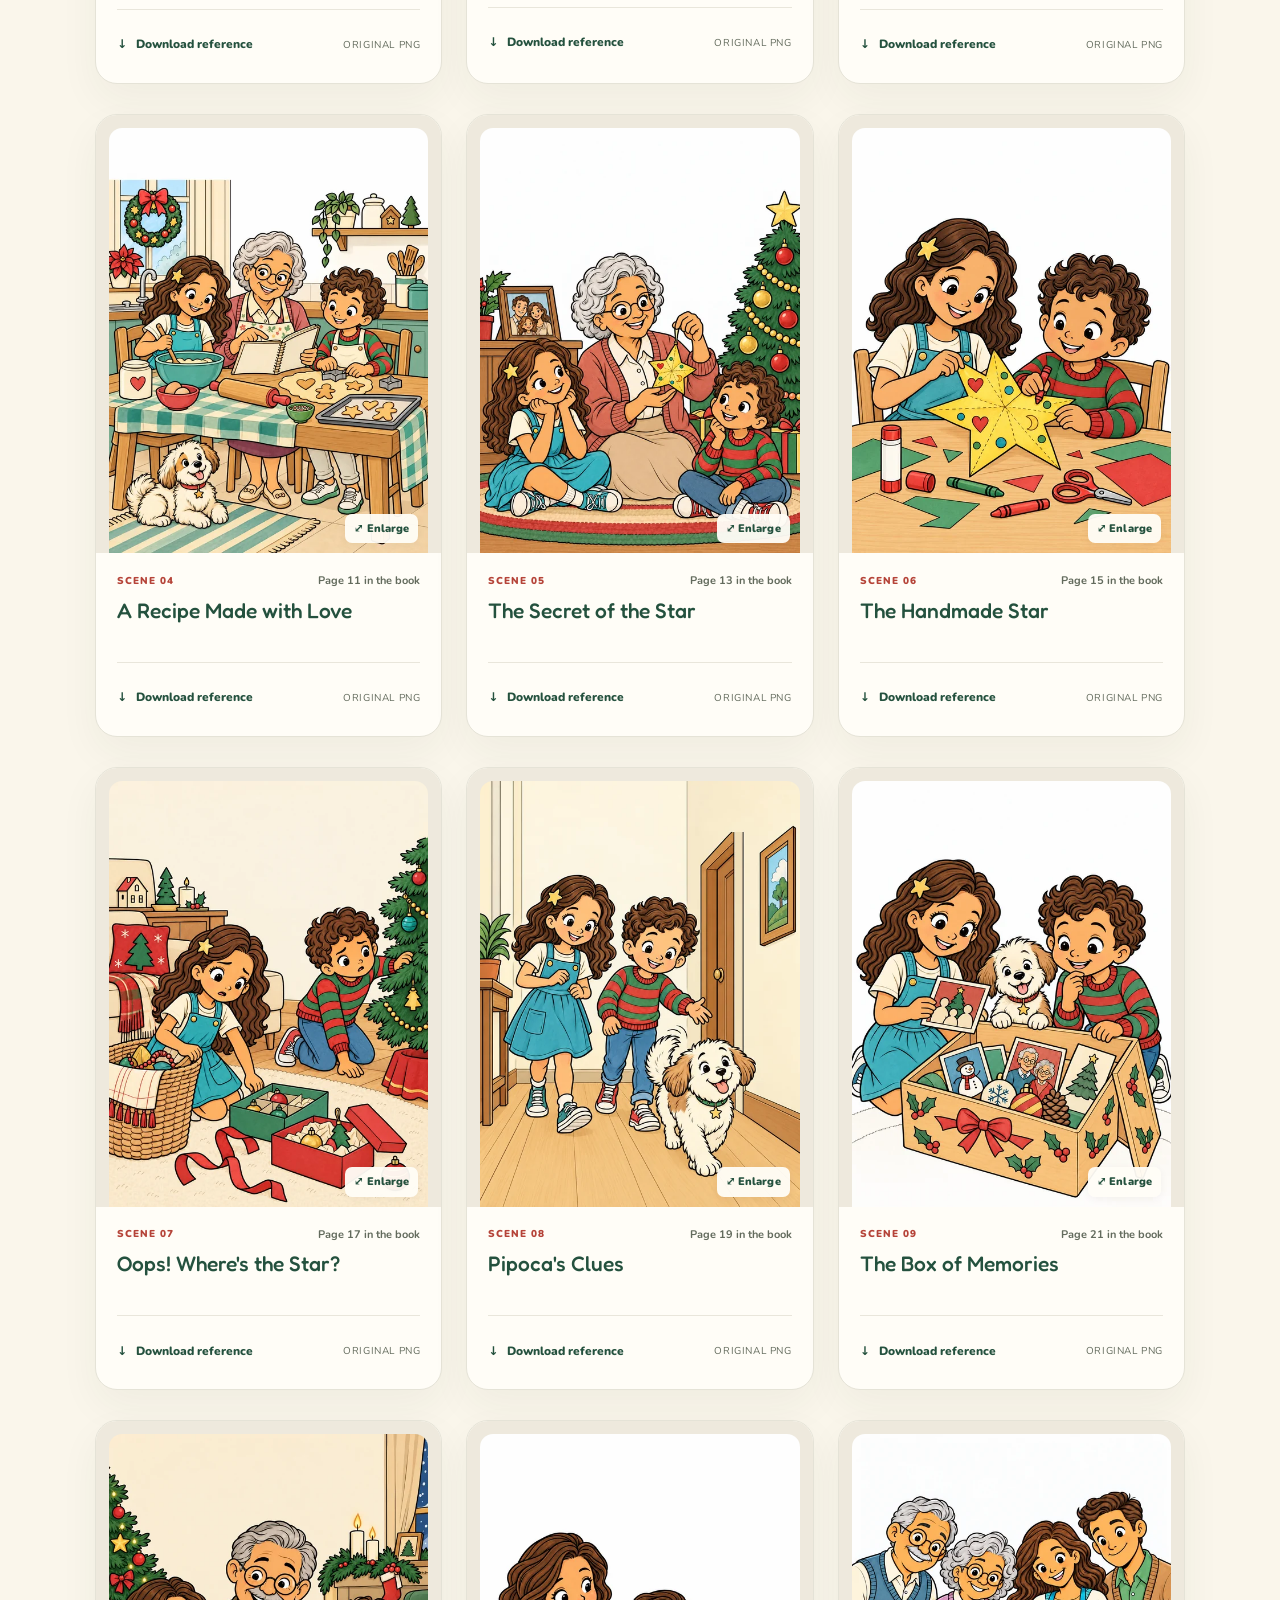
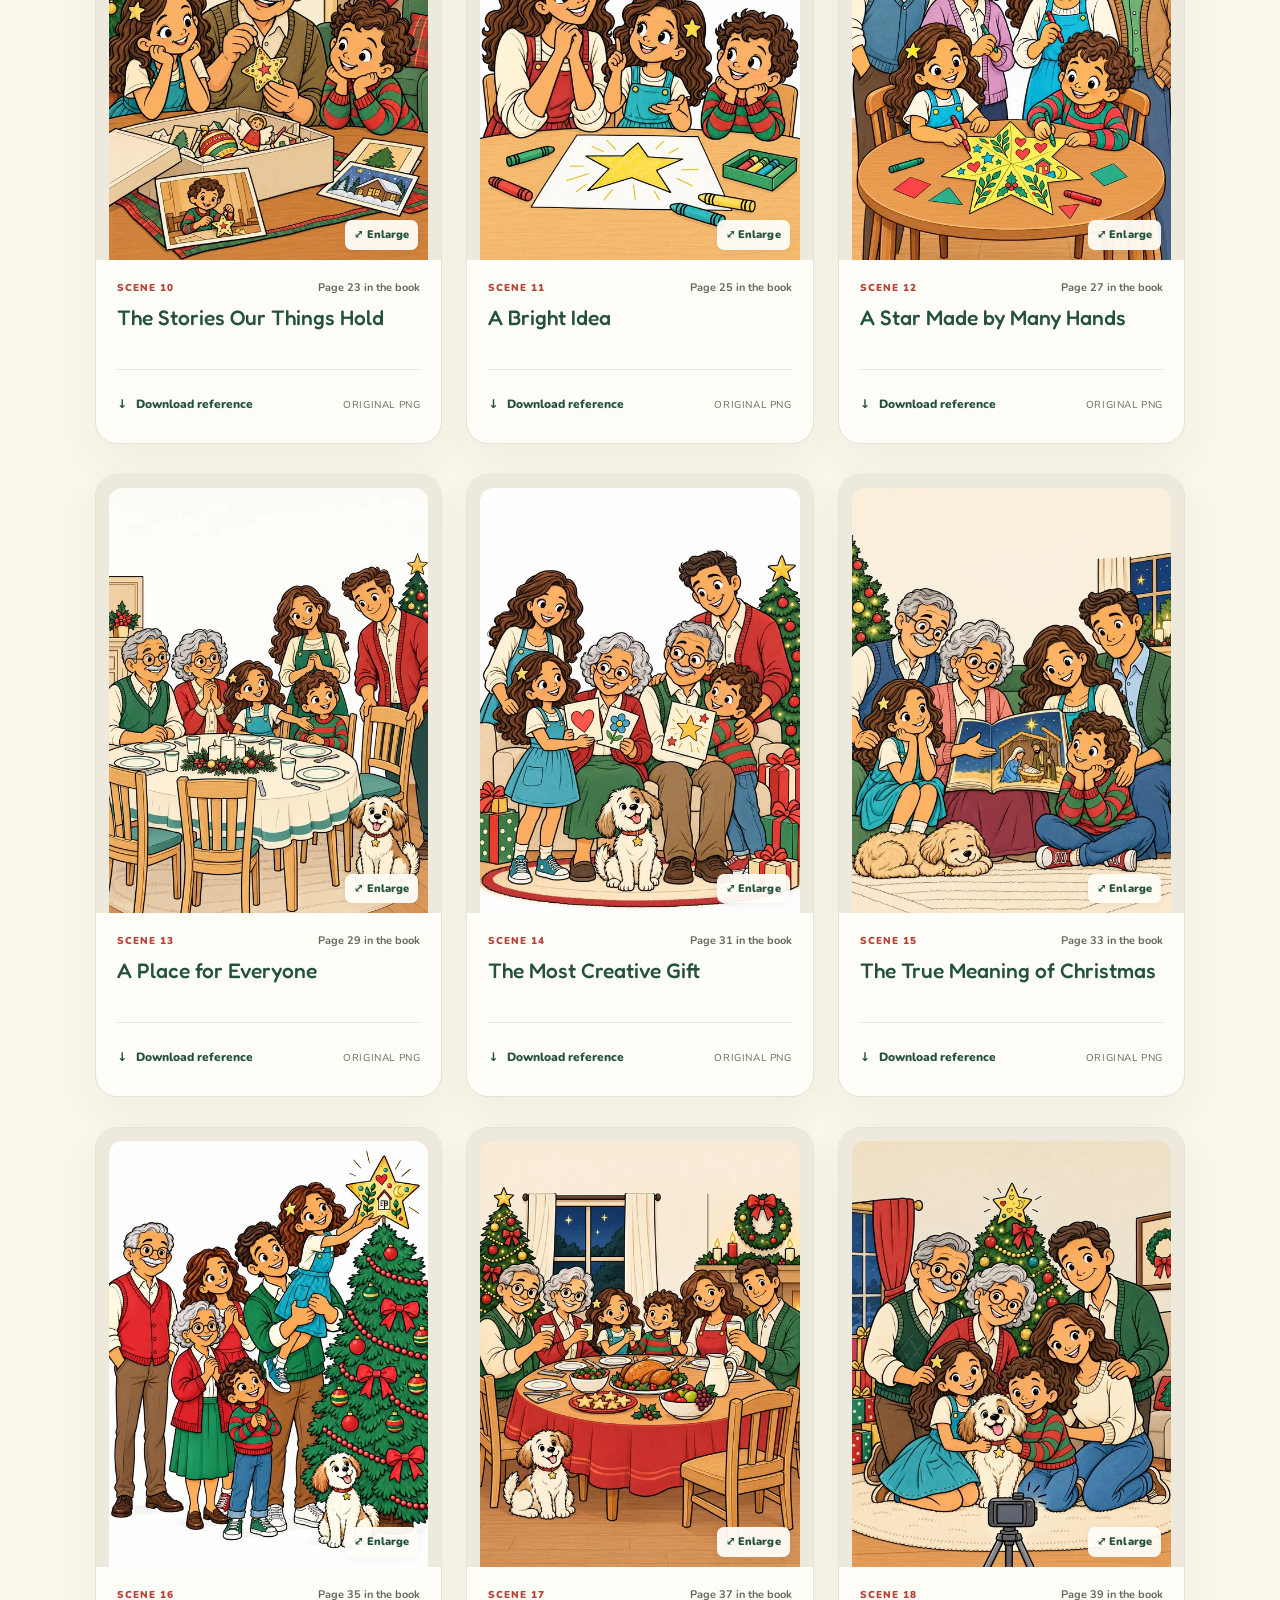
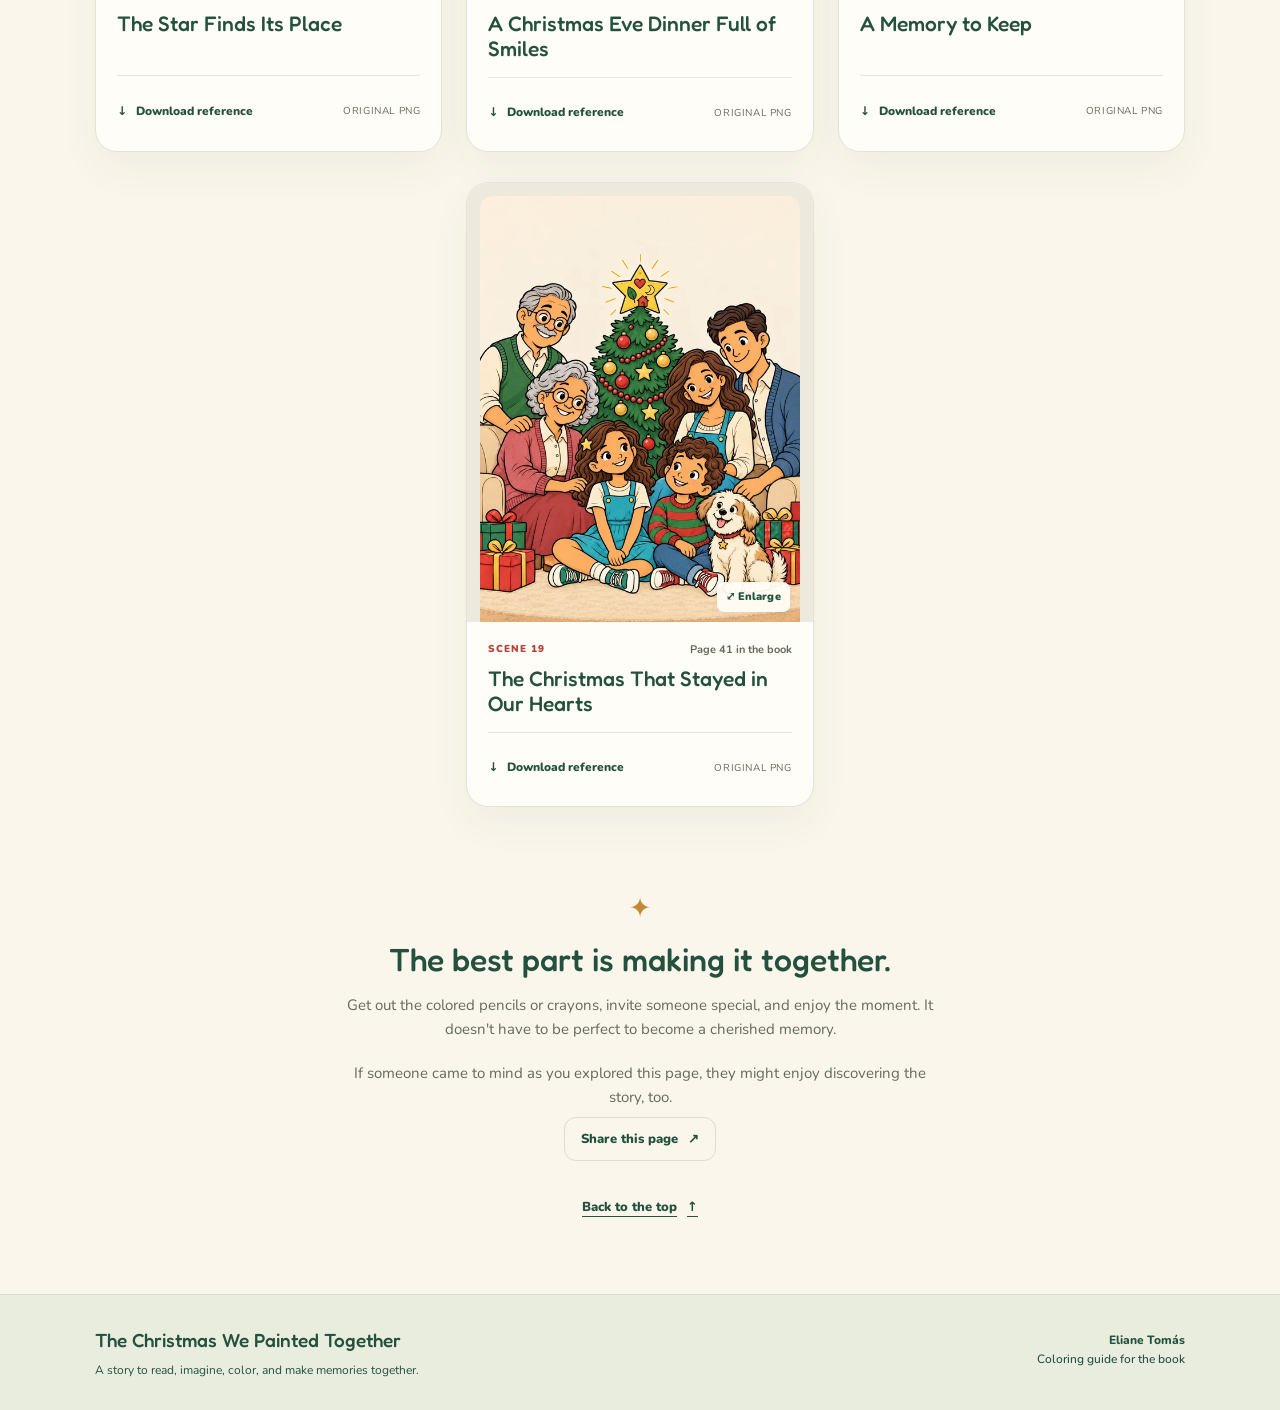
<file: en/index.html>
<!doctype html>
<html lang="en-US">
<head>
  <meta charset="utf-8">
  <meta name="viewport" content="width=device-width, initial-scale=1">
  <meta name="theme-color" content="#24513e">
  <meta name="description" content="Meet The Christmas We Painted Together, by Eliane Tomás: a family Christmas story with illustrations to color and a page for each child to draw a Christmas memory.">
  <meta name="author" content="Eliane Tomás">
  <meta property="og:type" content="website">
  <meta property="og:site_name" content="The Christmas We Painted Together">
  <meta property="og:title" content="The Christmas We Painted Together | Eliane Tomás">
  <meta property="og:description" content="A Christmas story to read together, with illustrations to color and a final page for children to draw their own holiday memory.">
  <meta name="twitter:card" content="summary_large_image">
  <link rel="canonical" href="https://elianecpereirat-stack.github.io/o-natal-que-pintamos-juntos/en/">
  <link rel="alternate" hreflang="pt-BR" href="https://elianecpereirat-stack.github.io/o-natal-que-pintamos-juntos/">
  <link rel="alternate" hreflang="en-US" href="https://elianecpereirat-stack.github.io/o-natal-que-pintamos-juntos/en/">
  <link rel="alternate" hreflang="x-default" href="https://elianecpereirat-stack.github.io/o-natal-que-pintamos-juntos/">
  <meta property="og:url" content="https://elianecpereirat-stack.github.io/o-natal-que-pintamos-juntos/en/">
  <meta property="og:image" content="https://elianecpereirat-stack.github.io/o-natal-que-pintamos-juntos/assets/capa.jpg">
  <meta property="og:image:alt" content="Cover art from the original Portuguese edition of The Christmas We Painted Together.">
  <meta name="twitter:title" content="The Christmas We Painted Together | Eliane Tomás">
  <meta name="twitter:description" content="A Christmas story to read together, with illustrations to color and a final page for children to draw their own holiday memory.">
  <meta name="twitter:image" content="https://elianecpereirat-stack.github.io/o-natal-que-pintamos-juntos/assets/capa.jpg">
  <title>The Christmas We Painted Together | Eliane Tomás</title>
  <script>
  (() => {
    try {
      const requested = new URLSearchParams(window.location.search).get('lang');
      if (requested === 'pt' || requested === 'en') localStorage.setItem('natal-page-language', requested);
    } catch (_) {}
  })();
</script>
  <link rel="icon" type="image/png" href="../favicon.png">
  <link rel="preload" href="../assets/fonts/Fredoka-Variable.ttf" as="font" type="font/ttf" crossorigin>
  <link rel="stylesheet" href="../site.css?v=20261110">
  <script src="../app.js?v=20261110" defer></script>
</head>
<body>
  <a class="skip-link" href="#referencias">Skip to the illustrations</a>
  <header class="site-header">
    <a class="wordmark" href="#inicio" aria-label="The Christmas We Painted Together — home">
      <img src="../favicon.png" alt="" width="44" height="44">
      <span>The Christmas We<br><strong>Painted Together</strong></span>
    </a>
    <div class="header-actions">
      <a class="header-link" href="#referencias">View illustrations <span aria-hidden="true">↗</span></a>
      <nav class="language-switch" aria-label="Choose language">
        <a href="../?lang=pt" lang="pt-BR">PT</a><span aria-hidden="true">/</span><a class="is-active" href="./?lang=en" lang="en-US" aria-current="page">EN</a>
      </nav>
    </div>
  </header>

  <main id="inicio">
    <section class="hero" aria-labelledby="hero-title">
      <div class="hero-copy">
        <p class="eyebrow"><span aria-hidden="true">✦</span> COLORING GUIDE</p>
        <h1 id="hero-title">A Christmas in<br><em>your colors.</em></h1>
        <p class="hero-intro">A little inspiration to continue the story of Clara, Theo, and their family—now in your own colors.</p>
        <p class="book-context">The illustrations to color and the final drawing page invite each child to create their own Christmas memory.</p>
        <a class="button primary" href="#referencias">Explore all 19 scenes <span aria-hidden="true">↓</span></a>
        <p class="book-link-pending">The English edition is in preparation.</p>
        <p class="hero-credit">A story by <strong>Eliane Tomás</strong></p>
      </div>
      <div class="hero-picture">
        <div class="cover-wrap"><img class="book-cover" src="../assets/capa.jpg" alt="Cover art from the original Portuguese edition, showing Clara and Theo with their family gathered around a handmade star." width="800" height="1035" fetchpriority="high"></div>
        <span class="picture-note">Stories, love<br>and color.</span>
      </div>
    </section>

    <aside class="freedom-note" aria-label="An invitation to be creative">
      <span class="note-star" aria-hidden="true">✧</span>
      <div><h2>Inspiration, not a rule.</h2><p>The colors here are only suggestions. Make up your own combinations: the memory is yours, and so are the colors!</p></div>
    </aside>

    <section class="gallery-section" id="referencias" aria-labelledby="gallery-title">
      <div class="section-heading">
        <div><p class="eyebrow">SCENE BY SCENE, A NEW DISCOVERY</p><h2 id="gallery-title">Find your page</h2></div>
        <p>Choose a scene to enlarge.<br>Use the page number to find it in the book.</p>
      </div>
      <nav class="scene-navigation" aria-label="Jump to a scene">
        <label for="scene-select">Go to a scene</label>
        <select id="scene-select"><option value="">Choose from 1 to 19</option><option value="cena-01">01 — An Invitation to a Special Evening</option>
<option value="cena-02">02 — Clara&#x27;s Big Plan</option>
<option value="cena-03">03 — Everyone Helps in Their Own Way</option>
<option value="cena-04">04 — A Recipe Made with Love</option>
<option value="cena-05">05 — The Secret of the Star</option>
<option value="cena-06">06 — The Handmade Star</option>
<option value="cena-07">07 — Oops! Where&#x27;s the Star?</option>
<option value="cena-08">08 — Pipoca&#x27;s Clues</option>
<option value="cena-09">09 — The Box of Memories</option>
<option value="cena-10">10 — The Stories Our Things Hold</option>
<option value="cena-11">11 — A Bright Idea</option>
<option value="cena-12">12 — A Star Made by Many Hands</option>
<option value="cena-13">13 — A Place for Everyone</option>
<option value="cena-14">14 — The Most Creative Gift</option>
<option value="cena-15">15 — The True Meaning of Christmas</option>
<option value="cena-16">16 — The Star Finds Its Place</option>
<option value="cena-17">17 — A Christmas Eve Dinner Full of Smiles</option>
<option value="cena-18">18 — A Memory to Keep</option>
<option value="cena-19">19 — The Christmas That Stayed in Our Hearts</option></select>
        <span class="reference-count">19 illustrations to inspire you</span>
      </nav>
      <div class="gallery"><article class="scene-card" id="cena-01" data-page="5" data-width="1200" data-height="1600" aria-labelledby="titulo-cena-01">
  <a class="scene-image-link" href="../assets/scenes/cena-01.webp" aria-label="Enlarge scene 1: An Invitation to a Special Evening">
    <img src="../assets/thumbs/cena-01.webp" alt="Scene 1: An Invitation to a Special Evening — color reference" width="1200" height="1600" loading="lazy" decoding="async">
    <span class="enlarge-label" aria-hidden="true">⤢ Enlarge</span>
  </a>
  <div class="scene-body">
    <div class="scene-meta"><span>Scene 01</span><span class="page-reference">Page 5 in the book</span></div>
    <h3 id="titulo-cena-01">An Invitation to a Special Evening</h3>
    <div class="card-footer"><a class="download-link" href="../assets/downloads/cena-01.png" download="The-Christmas-We-Painted-Together-scene-01.png" aria-label="Download color reference for scene 1: An Invitation to a Special Evening"><span aria-hidden="true">↓</span> Download reference</a><span class="file-type">ORIGINAL PNG</span></div>
  </div>
</article>
<article class="scene-card" id="cena-02" data-page="7" data-width="1200" data-height="1600" aria-labelledby="titulo-cena-02">
  <a class="scene-image-link" href="../assets/scenes/cena-02.webp" aria-label="Enlarge scene 2: Clara&#x27;s Big Plan">
    <img src="../assets/thumbs/cena-02.webp" alt="Scene 2: Clara&#x27;s Big Plan — color reference" width="1200" height="1600" loading="lazy" decoding="async">
    <span class="enlarge-label" aria-hidden="true">⤢ Enlarge</span>
  </a>
  <div class="scene-body">
    <div class="scene-meta"><span>Scene 02</span><span class="page-reference">Page 7 in the book</span></div>
    <h3 id="titulo-cena-02">Clara&#x27;s Big Plan</h3>
    <div class="card-footer"><a class="download-link" href="../assets/downloads/cena-02.png" download="The-Christmas-We-Painted-Together-scene-02.png" aria-label="Download color reference for scene 2: Clara&#x27;s Big Plan"><span aria-hidden="true">↓</span> Download reference</a><span class="file-type">ORIGINAL PNG</span></div>
  </div>
</article>
<article class="scene-card" id="cena-03" data-page="9" data-width="1200" data-height="1600" aria-labelledby="titulo-cena-03">
  <a class="scene-image-link" href="../assets/scenes/cena-03.webp" aria-label="Enlarge scene 3: Everyone Helps in Their Own Way">
    <img src="../assets/thumbs/cena-03.webp" alt="Scene 3: Everyone Helps in Their Own Way — color reference" width="1200" height="1600" loading="lazy" decoding="async">
    <span class="enlarge-label" aria-hidden="true">⤢ Enlarge</span>
  </a>
  <div class="scene-body">
    <div class="scene-meta"><span>Scene 03</span><span class="page-reference">Page 9 in the book</span></div>
    <h3 id="titulo-cena-03">Everyone Helps in Their Own Way</h3>
    <div class="card-footer"><a class="download-link" href="../assets/downloads/cena-03.png" download="The-Christmas-We-Painted-Together-scene-03.png" aria-label="Download color reference for scene 3: Everyone Helps in Their Own Way"><span aria-hidden="true">↓</span> Download reference</a><span class="file-type">ORIGINAL PNG</span></div>
  </div>
</article>
<article class="scene-card" id="cena-04" data-page="11" data-width="1200" data-height="1600" aria-labelledby="titulo-cena-04">
  <a class="scene-image-link" href="../assets/scenes/cena-04.webp" aria-label="Enlarge scene 4: A Recipe Made with Love">
    <img src="../assets/thumbs/cena-04.webp" alt="Scene 4: A Recipe Made with Love — color reference" width="1200" height="1600" loading="lazy" decoding="async">
    <span class="enlarge-label" aria-hidden="true">⤢ Enlarge</span>
  </a>
  <div class="scene-body">
    <div class="scene-meta"><span>Scene 04</span><span class="page-reference">Page 11 in the book</span></div>
    <h3 id="titulo-cena-04">A Recipe Made with Love</h3>
    <div class="card-footer"><a class="download-link" href="../assets/downloads/cena-04.png" download="The-Christmas-We-Painted-Together-scene-04.png" aria-label="Download color reference for scene 4: A Recipe Made with Love"><span aria-hidden="true">↓</span> Download reference</a><span class="file-type">ORIGINAL PNG</span></div>
  </div>
</article>
<article class="scene-card" id="cena-05" data-page="13" data-width="1200" data-height="1600" aria-labelledby="titulo-cena-05">
  <a class="scene-image-link" href="../assets/scenes/cena-05.webp" aria-label="Enlarge scene 5: The Secret of the Star">
    <img src="../assets/thumbs/cena-05.webp" alt="Scene 5: The Secret of the Star — color reference" width="1200" height="1600" loading="lazy" decoding="async">
    <span class="enlarge-label" aria-hidden="true">⤢ Enlarge</span>
  </a>
  <div class="scene-body">
    <div class="scene-meta"><span>Scene 05</span><span class="page-reference">Page 13 in the book</span></div>
    <h3 id="titulo-cena-05">The Secret of the Star</h3>
    <div class="card-footer"><a class="download-link" href="../assets/downloads/cena-05.png" download="The-Christmas-We-Painted-Together-scene-05.png" aria-label="Download color reference for scene 5: The Secret of the Star"><span aria-hidden="true">↓</span> Download reference</a><span class="file-type">ORIGINAL PNG</span></div>
  </div>
</article>
<article class="scene-card" id="cena-06" data-page="15" data-width="1200" data-height="1600" aria-labelledby="titulo-cena-06">
  <a class="scene-image-link" href="../assets/scenes/cena-06.webp" aria-label="Enlarge scene 6: The Handmade Star">
    <img src="../assets/thumbs/cena-06.webp" alt="Scene 6: The Handmade Star — color reference" width="1200" height="1600" loading="lazy" decoding="async">
    <span class="enlarge-label" aria-hidden="true">⤢ Enlarge</span>
  </a>
  <div class="scene-body">
    <div class="scene-meta"><span>Scene 06</span><span class="page-reference">Page 15 in the book</span></div>
    <h3 id="titulo-cena-06">The Handmade Star</h3>
    <div class="card-footer"><a class="download-link" href="../assets/downloads/cena-06.png" download="The-Christmas-We-Painted-Together-scene-06.png" aria-label="Download color reference for scene 6: The Handmade Star"><span aria-hidden="true">↓</span> Download reference</a><span class="file-type">ORIGINAL PNG</span></div>
  </div>
</article>
<article class="scene-card" id="cena-07" data-page="17" data-width="1200" data-height="1600" aria-labelledby="titulo-cena-07">
  <a class="scene-image-link" href="../assets/scenes/cena-07.webp" aria-label="Enlarge scene 7: Oops! Where&#x27;s the Star?">
    <img src="../assets/thumbs/cena-07.webp" alt="Scene 7: Oops! Where&#x27;s the Star? — color reference" width="1200" height="1600" loading="lazy" decoding="async">
    <span class="enlarge-label" aria-hidden="true">⤢ Enlarge</span>
  </a>
  <div class="scene-body">
    <div class="scene-meta"><span>Scene 07</span><span class="page-reference">Page 17 in the book</span></div>
    <h3 id="titulo-cena-07">Oops! Where&#x27;s the Star?</h3>
    <div class="card-footer"><a class="download-link" href="../assets/downloads/cena-07.png" download="The-Christmas-We-Painted-Together-scene-07.png" aria-label="Download color reference for scene 7: Oops! Where&#x27;s the Star?"><span aria-hidden="true">↓</span> Download reference</a><span class="file-type">ORIGINAL PNG</span></div>
  </div>
</article>
<article class="scene-card" id="cena-08" data-page="19" data-width="1200" data-height="1600" aria-labelledby="titulo-cena-08">
  <a class="scene-image-link" href="../assets/scenes/cena-08.webp" aria-label="Enlarge scene 8: Pipoca&#x27;s Clues">
    <img src="../assets/thumbs/cena-08.webp" alt="Scene 8: Pipoca&#x27;s Clues — color reference" width="1200" height="1600" loading="lazy" decoding="async">
    <span class="enlarge-label" aria-hidden="true">⤢ Enlarge</span>
  </a>
  <div class="scene-body">
    <div class="scene-meta"><span>Scene 08</span><span class="page-reference">Page 19 in the book</span></div>
    <h3 id="titulo-cena-08">Pipoca&#x27;s Clues</h3>
    <div class="card-footer"><a class="download-link" href="../assets/downloads/cena-08.png" download="The-Christmas-We-Painted-Together-scene-08.png" aria-label="Download color reference for scene 8: Pipoca&#x27;s Clues"><span aria-hidden="true">↓</span> Download reference</a><span class="file-type">ORIGINAL PNG</span></div>
  </div>
</article>
<article class="scene-card" id="cena-09" data-page="21" data-width="1200" data-height="1600" aria-labelledby="titulo-cena-09">
  <a class="scene-image-link" href="../assets/scenes/cena-09.webp" aria-label="Enlarge scene 9: The Box of Memories">
    <img src="../assets/thumbs/cena-09.webp" alt="Scene 9: The Box of Memories — color reference" width="1200" height="1600" loading="lazy" decoding="async">
    <span class="enlarge-label" aria-hidden="true">⤢ Enlarge</span>
  </a>
  <div class="scene-body">
    <div class="scene-meta"><span>Scene 09</span><span class="page-reference">Page 21 in the book</span></div>
    <h3 id="titulo-cena-09">The Box of Memories</h3>
    <div class="card-footer"><a class="download-link" href="../assets/downloads/cena-09.png" download="The-Christmas-We-Painted-Together-scene-09.png" aria-label="Download color reference for scene 9: The Box of Memories"><span aria-hidden="true">↓</span> Download reference</a><span class="file-type">ORIGINAL PNG</span></div>
  </div>
</article>
<article class="scene-card" id="cena-10" data-page="23" data-width="1200" data-height="1600" aria-labelledby="titulo-cena-10">
  <a class="scene-image-link" href="../assets/scenes/cena-10.webp" aria-label="Enlarge scene 10: The Stories Our Things Hold">
    <img src="../assets/thumbs/cena-10.webp" alt="Scene 10: The Stories Our Things Hold — color reference" width="1200" height="1600" loading="lazy" decoding="async">
    <span class="enlarge-label" aria-hidden="true">⤢ Enlarge</span>
  </a>
  <div class="scene-body">
    <div class="scene-meta"><span>Scene 10</span><span class="page-reference">Page 23 in the book</span></div>
    <h3 id="titulo-cena-10">The Stories Our Things Hold</h3>
    <div class="card-footer"><a class="download-link" href="../assets/downloads/cena-10.png" download="The-Christmas-We-Painted-Together-scene-10.png" aria-label="Download color reference for scene 10: The Stories Our Things Hold"><span aria-hidden="true">↓</span> Download reference</a><span class="file-type">ORIGINAL PNG</span></div>
  </div>
</article>
<article class="scene-card" id="cena-11" data-page="25" data-width="1200" data-height="1600" aria-labelledby="titulo-cena-11">
  <a class="scene-image-link" href="../assets/scenes/cena-11.webp" aria-label="Enlarge scene 11: A Bright Idea">
    <img src="../assets/thumbs/cena-11.webp" alt="Scene 11: A Bright Idea — color reference" width="1200" height="1600" loading="lazy" decoding="async">
    <span class="enlarge-label" aria-hidden="true">⤢ Enlarge</span>
  </a>
  <div class="scene-body">
    <div class="scene-meta"><span>Scene 11</span><span class="page-reference">Page 25 in the book</span></div>
    <h3 id="titulo-cena-11">A Bright Idea</h3>
    <div class="card-footer"><a class="download-link" href="../assets/downloads/cena-11.png" download="The-Christmas-We-Painted-Together-scene-11.png" aria-label="Download color reference for scene 11: A Bright Idea"><span aria-hidden="true">↓</span> Download reference</a><span class="file-type">ORIGINAL PNG</span></div>
  </div>
</article>
<article class="scene-card" id="cena-12" data-page="27" data-width="1200" data-height="1600" aria-labelledby="titulo-cena-12">
  <a class="scene-image-link" href="../assets/scenes/cena-12.webp" aria-label="Enlarge scene 12: A Star Made by Many Hands">
    <img src="../assets/thumbs/cena-12.webp" alt="Scene 12: A Star Made by Many Hands — color reference" width="1200" height="1600" loading="lazy" decoding="async">
    <span class="enlarge-label" aria-hidden="true">⤢ Enlarge</span>
  </a>
  <div class="scene-body">
    <div class="scene-meta"><span>Scene 12</span><span class="page-reference">Page 27 in the book</span></div>
    <h3 id="titulo-cena-12">A Star Made by Many Hands</h3>
    <div class="card-footer"><a class="download-link" href="../assets/downloads/cena-12.png" download="The-Christmas-We-Painted-Together-scene-12.png" aria-label="Download color reference for scene 12: A Star Made by Many Hands"><span aria-hidden="true">↓</span> Download reference</a><span class="file-type">ORIGINAL PNG</span></div>
  </div>
</article>
<article class="scene-card" id="cena-13" data-page="29" data-width="1200" data-height="1600" aria-labelledby="titulo-cena-13">
  <a class="scene-image-link" href="../assets/scenes/cena-13.webp" aria-label="Enlarge scene 13: A Place for Everyone">
    <img src="../assets/thumbs/cena-13.webp" alt="Scene 13: A Place for Everyone — color reference" width="1200" height="1600" loading="lazy" decoding="async">
    <span class="enlarge-label" aria-hidden="true">⤢ Enlarge</span>
  </a>
  <div class="scene-body">
    <div class="scene-meta"><span>Scene 13</span><span class="page-reference">Page 29 in the book</span></div>
    <h3 id="titulo-cena-13">A Place for Everyone</h3>
    <div class="card-footer"><a class="download-link" href="../assets/downloads/cena-13.png" download="The-Christmas-We-Painted-Together-scene-13.png" aria-label="Download color reference for scene 13: A Place for Everyone"><span aria-hidden="true">↓</span> Download reference</a><span class="file-type">ORIGINAL PNG</span></div>
  </div>
</article>
<article class="scene-card" id="cena-14" data-page="31" data-width="1200" data-height="1600" aria-labelledby="titulo-cena-14">
  <a class="scene-image-link" href="../assets/scenes/cena-14.webp" aria-label="Enlarge scene 14: The Most Creative Gift">
    <img src="../assets/thumbs/cena-14.webp" alt="Scene 14: The Most Creative Gift — color reference" width="1200" height="1600" loading="lazy" decoding="async">
    <span class="enlarge-label" aria-hidden="true">⤢ Enlarge</span>
  </a>
  <div class="scene-body">
    <div class="scene-meta"><span>Scene 14</span><span class="page-reference">Page 31 in the book</span></div>
    <h3 id="titulo-cena-14">The Most Creative Gift</h3>
    <div class="card-footer"><a class="download-link" href="../assets/downloads/cena-14.png" download="The-Christmas-We-Painted-Together-scene-14.png" aria-label="Download color reference for scene 14: The Most Creative Gift"><span aria-hidden="true">↓</span> Download reference</a><span class="file-type">ORIGINAL PNG</span></div>
  </div>
</article>
<article class="scene-card" id="cena-15" data-page="33" data-width="1200" data-height="1600" aria-labelledby="titulo-cena-15">
  <a class="scene-image-link" href="../assets/scenes/cena-15.webp" aria-label="Enlarge scene 15: The True Meaning of Christmas">
    <img src="../assets/thumbs/cena-15.webp" alt="Scene 15: The True Meaning of Christmas — color reference" width="1200" height="1600" loading="lazy" decoding="async">
    <span class="enlarge-label" aria-hidden="true">⤢ Enlarge</span>
  </a>
  <div class="scene-body">
    <div class="scene-meta"><span>Scene 15</span><span class="page-reference">Page 33 in the book</span></div>
    <h3 id="titulo-cena-15">The True Meaning of Christmas</h3>
    <div class="card-footer"><a class="download-link" href="../assets/downloads/cena-15.png" download="The-Christmas-We-Painted-Together-scene-15.png" aria-label="Download color reference for scene 15: The True Meaning of Christmas"><span aria-hidden="true">↓</span> Download reference</a><span class="file-type">ORIGINAL PNG</span></div>
  </div>
</article>
<article class="scene-card" id="cena-16" data-page="35" data-width="1200" data-height="1600" aria-labelledby="titulo-cena-16">
  <a class="scene-image-link" href="../assets/scenes/cena-16.webp" aria-label="Enlarge scene 16: The Star Finds Its Place">
    <img src="../assets/thumbs/cena-16.webp" alt="Scene 16: The Star Finds Its Place — color reference" width="1200" height="1600" loading="lazy" decoding="async">
    <span class="enlarge-label" aria-hidden="true">⤢ Enlarge</span>
  </a>
  <div class="scene-body">
    <div class="scene-meta"><span>Scene 16</span><span class="page-reference">Page 35 in the book</span></div>
    <h3 id="titulo-cena-16">The Star Finds Its Place</h3>
    <div class="card-footer"><a class="download-link" href="../assets/downloads/cena-16.png" download="The-Christmas-We-Painted-Together-scene-16.png" aria-label="Download color reference for scene 16: The Star Finds Its Place"><span aria-hidden="true">↓</span> Download reference</a><span class="file-type">ORIGINAL PNG</span></div>
  </div>
</article>
<article class="scene-card" id="cena-17" data-page="37" data-width="1200" data-height="1600" aria-labelledby="titulo-cena-17">
  <a class="scene-image-link" href="../assets/scenes/cena-17.webp" aria-label="Enlarge scene 17: A Christmas Eve Dinner Full of Smiles">
    <img src="../assets/thumbs/cena-17.webp" alt="Scene 17: A Christmas Eve Dinner Full of Smiles — color reference" width="1200" height="1600" loading="lazy" decoding="async">
    <span class="enlarge-label" aria-hidden="true">⤢ Enlarge</span>
  </a>
  <div class="scene-body">
    <div class="scene-meta"><span>Scene 17</span><span class="page-reference">Page 37 in the book</span></div>
    <h3 id="titulo-cena-17">A Christmas Eve Dinner Full of Smiles</h3>
    <div class="card-footer"><a class="download-link" href="../assets/downloads/cena-17.png" download="The-Christmas-We-Painted-Together-scene-17.png" aria-label="Download color reference for scene 17: A Christmas Eve Dinner Full of Smiles"><span aria-hidden="true">↓</span> Download reference</a><span class="file-type">ORIGINAL PNG</span></div>
  </div>
</article>
<article class="scene-card" id="cena-18" data-page="39" data-width="1200" data-height="1600" aria-labelledby="titulo-cena-18">
  <a class="scene-image-link" href="../assets/scenes/cena-18.webp" aria-label="Enlarge scene 18: A Memory to Keep">
    <img src="../assets/thumbs/cena-18.webp" alt="Scene 18: A Memory to Keep — color reference" width="1200" height="1600" loading="lazy" decoding="async">
    <span class="enlarge-label" aria-hidden="true">⤢ Enlarge</span>
  </a>
  <div class="scene-body">
    <div class="scene-meta"><span>Scene 18</span><span class="page-reference">Page 39 in the book</span></div>
    <h3 id="titulo-cena-18">A Memory to Keep</h3>
    <div class="card-footer"><a class="download-link" href="../assets/downloads/cena-18.png" download="The-Christmas-We-Painted-Together-scene-18.png" aria-label="Download color reference for scene 18: A Memory to Keep"><span aria-hidden="true">↓</span> Download reference</a><span class="file-type">ORIGINAL PNG</span></div>
  </div>
</article>
<article class="scene-card" id="cena-19" data-page="41" data-width="1200" data-height="1600" aria-labelledby="titulo-cena-19">
  <a class="scene-image-link" href="../assets/scenes/cena-19.webp" aria-label="Enlarge scene 19: The Christmas That Stayed in Our Hearts">
    <img src="../assets/thumbs/cena-19.webp" alt="Scene 19: The Christmas That Stayed in Our Hearts — color reference" width="1200" height="1600" loading="lazy" decoding="async">
    <span class="enlarge-label" aria-hidden="true">⤢ Enlarge</span>
  </a>
  <div class="scene-body">
    <div class="scene-meta"><span>Scene 19</span><span class="page-reference">Page 41 in the book</span></div>
    <h3 id="titulo-cena-19">The Christmas That Stayed in Our Hearts</h3>
    <div class="card-footer"><a class="download-link" href="../assets/downloads/cena-19.png" download="The-Christmas-We-Painted-Together-scene-19.png" aria-label="Download color reference for scene 19: The Christmas That Stayed in Our Hearts"><span aria-hidden="true">↓</span> Download reference</a><span class="file-type">ORIGINAL PNG</span></div>
  </div>
</article></div>
      <noscript><p class="noscript-note">You can open each reference using its “Enlarge” link. Downloads work without JavaScript.</p></noscript>
    </section>

    <section class="closing-note" aria-labelledby="closing-title">
      <span aria-hidden="true">✦</span>
      <h2 id="closing-title">The best part is making it together.</h2>
      <p>Get out the colored pencils or crayons, invite someone special, and enjoy the moment. It doesn't have to be perfect to become a cherished memory.</p>
      <p class="share-invitation">If someone came to mind as you explored this page, they might enjoy discovering the story, too.</p>
      <div class="closing-actions">
        
        <button class="button secondary share-button" id="share-page" type="button" aria-describedby="share-status">Share this page <span aria-hidden="true">↗</span></button>
      </div>
      <p class="share-status" id="share-status" role="status" aria-live="polite"></p>
      <a href="#inicio" class="text-link">Back to the top <span aria-hidden="true">↑</span></a>
    </section>
  </main>

  <footer class="site-footer">
    <div><strong>The Christmas We Painted Together</strong><p>A story to read, imagine, color, and make memories together.</p></div>
    <p class="author-credit">Eliane Tomás<br><span>Coloring guide for the book</span></p>
  </footer>

  <dialog id="image-viewer" class="viewer" aria-labelledby="viewer-title" aria-describedby="viewer-hint">
    <div class="viewer-shell">
      <header class="viewer-header">
        <div><span id="viewer-counter" class="eyebrow"></span><h2 id="viewer-title"></h2></div>
        <button class="icon-button close-viewer" type="button" aria-label="Close enlarged illustration" autofocus>×</button>
      </header>
      <div class="viewer-stage"><img id="viewer-image" alt="" width="1632" height="2176"></div>
      <div class="viewer-toolbar">
        <button id="previous-scene" class="button secondary" type="button"><span aria-hidden="true">←</span> Previous</button>
        <span id="viewer-page"></span>
        <button id="next-scene" class="button secondary" type="button">Next <span aria-hidden="true">→</span></button>
      </div>
      <div class="viewer-downloads"><a id="viewer-download" class="button primary" download>Download reference <span aria-hidden="true">↓</span></a><a id="viewer-original" class="text-link" target="_blank" rel="noopener">Open full-size image <span aria-hidden="true">↗</span></a></div>
      <p id="viewer-hint">Use the arrow keys to move between scenes and Esc to close. On a phone, open the original image to zoom in.</p>
    </div>
  </dialog>
</body>
</html>
</file>
<file: site.css>
@font-face{font-family:Nunito;src:url('assets/fonts/Nunito-Variable.ttf') format('truetype');font-weight:200 1000;font-style:normal;font-display:swap}
@font-face{font-family:Fredoka;src:url('assets/fonts/Fredoka-Variable.ttf') format('truetype');font-weight:300 700;font-style:normal;font-display:swap}
:root{--cream:#faf6eb;--paper:#fffdf7;--green:#24513e;--green-dark:#173c2b;--red:#b54338;--ink:#293d33;--muted:#636b5d;--line:#dcded0;--gold:#c18a35;--radius:22px;--shadow:0 16px 40px #233c2a0d}
*{box-sizing:border-box}html{scroll-behavior:smooth;scroll-padding-top:100px}body{margin:0;background:var(--cream);color:var(--ink);font-family:Nunito,system-ui,sans-serif;font-size:17px;line-height:1.6}body.modal-open{overflow:hidden}a{color:inherit}button,select{font:inherit}button,a,select{-webkit-tap-highlight-color:transparent}a,button,select{touch-action:manipulation}a:focus-visible,button:focus-visible,select:focus-visible{outline:3px solid var(--red);outline-offset:5px}img{max-width:100%;display:block}h1,h2,h3,p{margin:0}h1,h2,h3{font-family:Fredoka,sans-serif;font-weight:500;line-height:1.12}button{cursor:pointer}button:disabled{cursor:default;opacity:.38}.skip-link{position:fixed;top:10px;left:10px;transform:translateY(-180%);z-index:50;background:var(--green);color:white;padding:12px 20px;border-radius:10px}.skip-link:focus{transform:none}.site-header{max-width:1232px;margin:auto;padding:25px 40px;display:flex;align-items:center;justify-content:space-between;border-bottom:1px solid var(--line)}.wordmark{display:flex;gap:11px;align-items:center;text-decoration:none;font-family:Fredoka,sans-serif;font-size:18px;line-height:1.12;color:var(--green)}.wordmark img{object-fit:contain}.wordmark strong{font-weight:500}.header-link{font-size:14px;font-weight:800;text-decoration:none;border-bottom:1px solid var(--green);padding:8px 0}.header-link span{margin-left:18px}.hero{max-width:1200px;margin:auto;display:flex;gap:75px;align-items:center;padding:70px 55px 80px}.hero-copy{flex:1.2}.eyebrow{font-family:Nunito,sans-serif;color:var(--red);font-size:11px;line-height:1.5;font-weight:900;letter-spacing:1.8px}.eyebrow span{font-size:18px;margin-right:6px}.hero h1{font-size:clamp(44px,5.1vw,70px);letter-spacing:-1.3px;color:var(--green);margin:17px 0 21px;line-height:1.05}.hero h1 em{font-style:normal;color:var(--red)}.hero-intro{font-size:18px;color:var(--muted);max-width:420px;line-height:1.65;margin-bottom:28px}.button{min-height:48px;display:inline-flex;align-items:center;justify-content:center;gap:18px;border:1px solid transparent;border-radius:12px;padding:12px 22px;font-family:Nunito,sans-serif;font-size:14px;font-weight:850;line-height:1.4;text-decoration:none;transition:background .2s,transform .2s}.button.primary{background:var(--green);color:var(--paper)}.button.primary:hover{background:var(--green-dark);transform:translateY(-2px)}.button.secondary{background:transparent;border-color:var(--line);color:var(--green)}.button.secondary:hover:not(:disabled){background:#e8edde}.hero-credit{font-size:13px;margin-top:21px;color:var(--muted)}.hero-credit strong{color:var(--green);font-weight:850}.hero-picture{flex:.85;max-width:340px;position:relative;padding-bottom:16px}.cover-wrap{transform:rotate(3deg);border-radius:5px 14px 14px 5px;box-shadow:10px 15px 0 #ddd5bc,17px 29px 44px #31442e29;overflow:hidden;border:1px solid #e2d5b5}.book-cover{width:100%;height:auto}.picture-note{position:absolute;bottom:-3px;left:-40px;background:var(--paper);border:1px solid #dfd5ba;border-radius:13px;padding:13px 22px;transform:rotate(-5deg);font-family:Fredoka,sans-serif;font-size:18px;line-height:1.25;color:var(--green);box-shadow:var(--shadow)}.freedom-note{max-width:1090px;margin:0 auto 72px;padding:24px 30px;display:flex;gap:25px;align-items:center;border-top:1px solid var(--line);border-bottom:1px solid var(--line)}.note-star{font-size:50px;color:var(--gold);line-height:1}.freedom-note h2{font-size:23px;margin-bottom:7px;color:var(--green)}.freedom-note p{font-size:15px;color:var(--muted)}.gallery-section{max-width:1170px;padding:0 40px;margin:auto;scroll-margin-top:30px}.section-heading{display:flex;align-items:flex-end;justify-content:space-between;gap:20px;margin-bottom:26px}.section-heading h2{font-size:38px;color:var(--green);margin-top:9px}.section-heading>p{font-size:13px;color:var(--muted);line-height:1.65;max-width:300px}.scene-navigation{display:flex;gap:12px;align-items:center;padding:14px 0 25px;font-size:13px}.scene-navigation label{font-weight:850}.scene-navigation select{max-width:280px;padding:10px 36px 10px 12px;min-height:46px;border:1px solid var(--line);border-radius:9px;color:var(--green);background:var(--paper);font-size:13px;font-weight:750}.reference-count{margin-left:auto;color:var(--muted);font-size:12px}.gallery{display:grid;grid-template-columns:repeat(3,minmax(0,1fr));gap:30px 24px}.scene-card{min-width:0;background:var(--paper);border:1px solid #e5e3d7;border-radius:var(--radius);overflow:hidden;box-shadow:var(--shadow);scroll-margin-top:30px}.scene-image-link{display:block;padding:13px 13px 0;position:relative;background:#eee9dd;overflow:hidden}.scene-image-link img{width:100%;height:auto;aspect-ratio:3/4;object-fit:contain;object-position:center;border-radius:13px 13px 0 0;transition:transform .3s}.scene-image-link:hover img{transform:scale(1.015)}.enlarge-label{position:absolute;right:23px;bottom:10px;display:flex;align-items:center;gap:5px;padding:6px 9px;border-radius:7px;font-size:11px;font-weight:900;letter-spacing:.1px;background:#fffdf7f2;color:var(--green);box-shadow:0 2px 8px #0000000c}.scene-body{padding:19px 21px 18px}.scene-meta{display:flex;align-items:center;justify-content:space-between;margin-bottom:9px;font-size:10px;font-weight:900;letter-spacing:1px;color:var(--red);text-transform:uppercase}.page-reference{color:var(--muted);letter-spacing:0;font-weight:700;font-size:11px;text-transform:none}.scene-card h3{font-size:21px;color:var(--green);min-height:48px;line-height:1.18}.card-footer{padding-top:15px;margin-top:15px;border-top:1px solid #e9e6db;display:flex;align-items:center;justify-content:space-between;gap:10px}.download-link{display:inline-flex;align-items:center;gap:9px;min-height:40px;font-size:12px;font-weight:850;text-decoration:none;color:var(--green)}.download-link:hover{text-decoration:underline}.file-type{font-size:10px;letter-spacing:.6px;color:var(--muted)}.closing-note{max-width:650px;margin:80px auto 65px;text-align:center;padding:0 28px}.closing-note>span{font-size:27px;color:var(--gold);display:block;margin-bottom:12px}.closing-note h2{font-size:32px;color:var(--green);margin-bottom:15px}.closing-note p{font-size:15px;color:var(--muted);margin-bottom:20px}.text-link{display:inline-flex;gap:10px;align-items:center;font-size:13px;font-weight:850;text-underline-offset:5px;min-height:42px;color:var(--green)}.site-footer{background:#e8edde;border-top:1px solid #d8dfcc;padding:30px max(32px,calc((100% - 1090px)/2));display:flex;justify-content:space-between;gap:30px;font-size:13px;color:var(--green)}.site-footer strong{font-family:Fredoka,sans-serif;font-weight:500;font-size:19px}.site-footer p{margin-top:6px;font-size:12px}.author-credit{text-align:right;font-weight:800;white-space:nowrap}.author-credit span{font-weight:500}.noscript-note{padding:20px;border:1px solid var(--line);margin-top:20px}.viewer{border:0;padding:0;border-radius:20px;background:var(--paper);color:var(--ink);max-width:960px;width:calc(100% - 32px);max-height:calc(100dvh - 32px);box-shadow:0 30px 100px #0005;overflow:auto}.viewer::backdrop{background:#10291fe8;backdrop-filter:blur(5px)}.viewer-shell{padding:20px 24px 18px}.viewer-header{display:flex;align-items:center;justify-content:space-between;gap:18px;margin-bottom:14px}.viewer-header h2{font-size:23px;color:var(--green);margin-top:3px}.viewer-header .eyebrow{font-size:10px}.icon-button{background:transparent;border:1px solid var(--line);width:44px;height:44px;border-radius:50%;font-size:28px;line-height:1;color:var(--green);flex-shrink:0}.viewer-stage{background:#e8e5dc;border-radius:10px;display:flex;justify-content:center;min-height:180px}.viewer-stage img{max-height:65dvh;width:auto;height:auto;max-width:100%;object-fit:contain}.viewer-toolbar{display:flex;justify-content:space-between;align-items:center;gap:12px;margin:14px 0 10px}.viewer-toolbar>span{font-size:12px;color:var(--muted)}.viewer-toolbar .button{min-height:44px;padding:10px 15px;font-size:13px;gap:8px}.viewer-downloads{display:flex;align-items:center;justify-content:center;gap:24px;flex-wrap:wrap}.viewer-downloads .button{font-size:13px}#viewer-hint{text-align:center;color:var(--muted);font-size:11px;margin-top:13px;line-height:1.5}
@media(min-width:900px){.scene-card:last-child{grid-column:2}.hero-picture:before{content:'✧';position:absolute;color:var(--gold);font-size:70px;right:-45px;top:15px;transform:rotate(14deg)}}
@media(max-width:900px){.hero{gap:40px;padding:50px 40px 70px}.hero h1{font-size:52px}.hero-intro{font-size:16px}.hero-picture{max-width:270px}.freedom-note{margin:0 40px 55px}.gallery{grid-template-columns:repeat(2,minmax(0,1fr))}.section-heading h2{font-size:32px}.section-heading>p{max-width:210px}.reference-count{display:none}.site-footer{padding:28px 40px}.scene-card:last-child{grid-column:auto}}
@media(max-width:600px){html{scroll-padding-top:25px}.site-header{padding:17px 22px}.wordmark{font-size:15px;gap:7px}.wordmark img{width:35px;height:35px}.header-link{font-size:11px}.header-link span{margin-left:7px}.hero{padding:37px 27px 50px;flex-direction:column;gap:35px;align-items:flex-start}.hero-copy{width:100%}.hero h1{font-size:52px;letter-spacing:-1px;margin-top:14px}.hero-intro{max-width:360px;font-size:16px;margin-bottom:24px}.eyebrow{font-size:10px;letter-spacing:1.4px}.hero-picture{align-self:center;width:67%;max-width:270px;padding-bottom:15px}.picture-note{font-size:16px;left:-31px;bottom:0;padding:10px 17px}.hero-credit{margin-top:14px}.freedom-note{margin:0 24px 44px;padding:20px 0;gap:17px;align-items:flex-start}.note-star{font-size:38px}.freedom-note h2{font-size:22px}.freedom-note p{font-size:14px}.gallery-section{padding:0 22px}.section-heading{display:block;margin-bottom:18px}.section-heading h2{font-size:32px}.section-heading>p{font-size:13px;max-width:none;margin-top:11px}.section-heading>p br{display:none}.scene-navigation{gap:9px;align-items:center;padding-top:0;font-size:12px}.scene-navigation select{min-width:0;max-width:calc(100% - 107px);width:100%;font-size:12px}.gallery{grid-template-columns:1fr;gap:23px}.scene-image-link{padding:12px 12px 0}.scene-image-link img{max-height:none}.scene-body{padding:18px 21px 14px}.scene-card h3{font-size:24px;min-height:0}.scene-meta{font-size:11px}.page-reference{font-size:12px}.card-footer{padding-top:10px;margin-top:14px}.download-link{font-size:13px}.file-type{font-size:11px}.closing-note{margin:54px auto 45px;padding:0 27px}.closing-note h2{font-size:30px}.site-footer{padding:26px;flex-direction:column;gap:14px}.author-credit{text-align:left;white-space:normal}.viewer{width:calc(100% - 18px);max-height:calc(100dvh - 18px);border-radius:14px}.viewer-shell{padding:15px 12px}.viewer-header h2{font-size:20px}.viewer-header{gap:10px}.viewer-stage img{max-height:56dvh}.viewer-toolbar{gap:7px}.viewer-toolbar>span{font-size:11px}.viewer-toolbar .button{font-size:12px;padding:9px 11px}.viewer-downloads{gap:5px 16px}.viewer-downloads .button{width:100%}.viewer-downloads .text-link{font-size:12px}#viewer-hint{font-size:10px}}
@media(prefers-reduced-motion:reduce){html{scroll-behavior:auto}*,*:before,*:after{transition:none!important;animation:none!important;transform:none!important}.cover-wrap{transform:none}.picture-note{transform:none}}

.book-context{max-width:420px;margin:-14px 0 24px;color:var(--muted);font-size:14px;line-height:1.6}.book-link{display:inline-flex;align-items:center;gap:7px;min-height:42px;color:var(--green);font-size:13px;font-weight:850;text-underline-offset:4px}.hero .book-link{display:flex;width:fit-content;margin-top:10px}.book-link:hover{text-decoration-thickness:2px}.share-invitation{margin-bottom:8px}.closing-actions{display:flex;align-items:center;justify-content:center;flex-wrap:wrap;gap:10px 18px;margin:0 0 6px}.closing-actions .book-link{padding:8px 4px}.share-button{min-height:44px;padding:10px 16px;font-size:13px;gap:10px}.share-status{min-height:1.5em;margin:4px 0 2px;color:var(--muted);font-size:12px}.hero-credit{margin-top:12px}@media(max-width:600px){.book-context{font-size:14px;margin-top:-13px;margin-bottom:21px}.hero .book-link{margin-top:8px}.closing-actions{gap:4px 14px}.closing-actions .share-button{width:100%}}

.closing-note .share-invitation{margin-bottom:8px}.closing-note .share-status{min-height:1.5em;margin:4px 0 2px;color:var(--muted);font-size:12px}

.header-actions{display:flex;align-items:center;gap:22px}.language-switch{display:flex;align-items:center;gap:8px;color:var(--muted);font-size:12px;font-weight:900;letter-spacing:.4px}.language-switch a{min-height:36px;display:inline-flex;align-items:center;text-decoration:none;color:inherit}.language-switch a.is-active{color:var(--green);text-decoration:underline;text-underline-offset:5px}.language-switch a:hover{color:var(--red)}.book-link-pending{display:block;margin-top:10px;color:var(--muted);font-size:13px;font-style:italic}
@media(max-width:600px){.site-header{gap:10px}.header-actions{gap:10px}.header-link{font-size:10px}.header-link span{margin-left:4px}.language-switch{gap:5px;font-size:11px}.wordmark{max-width:150px}}
</file>
